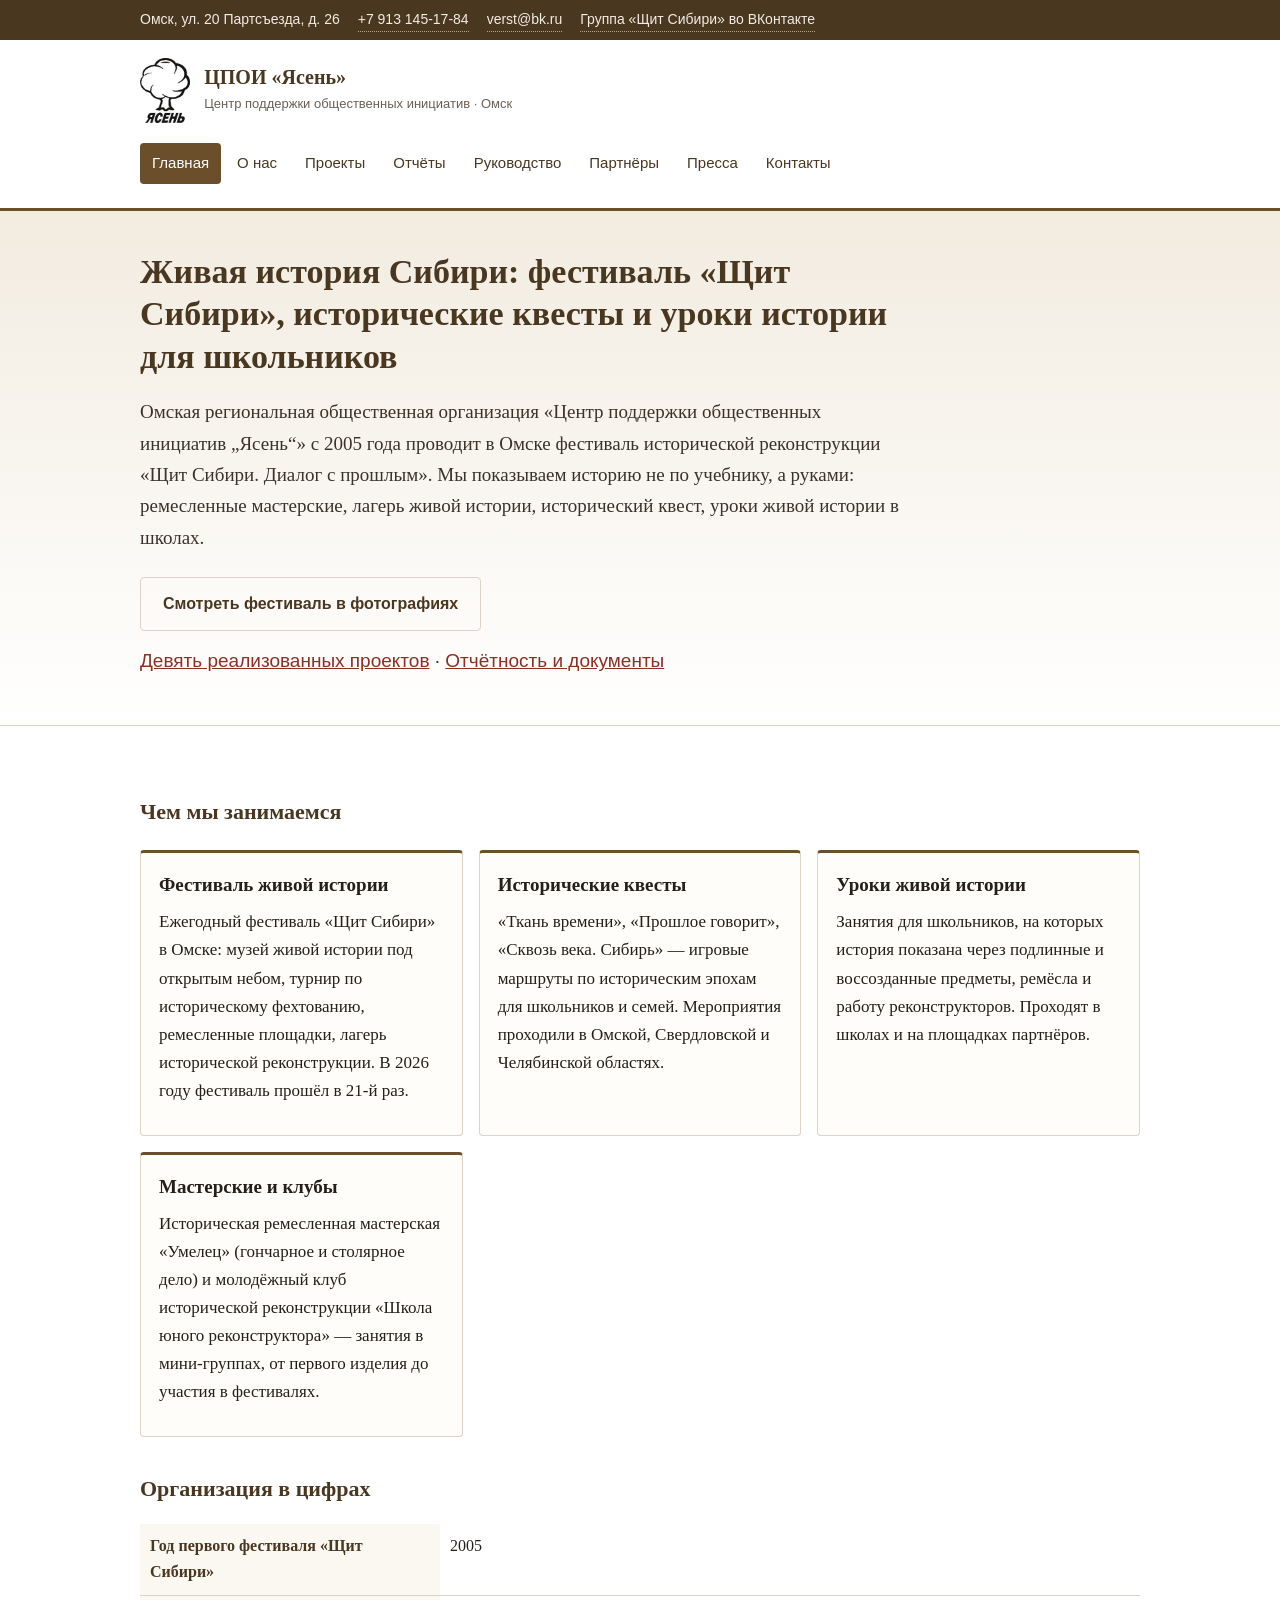
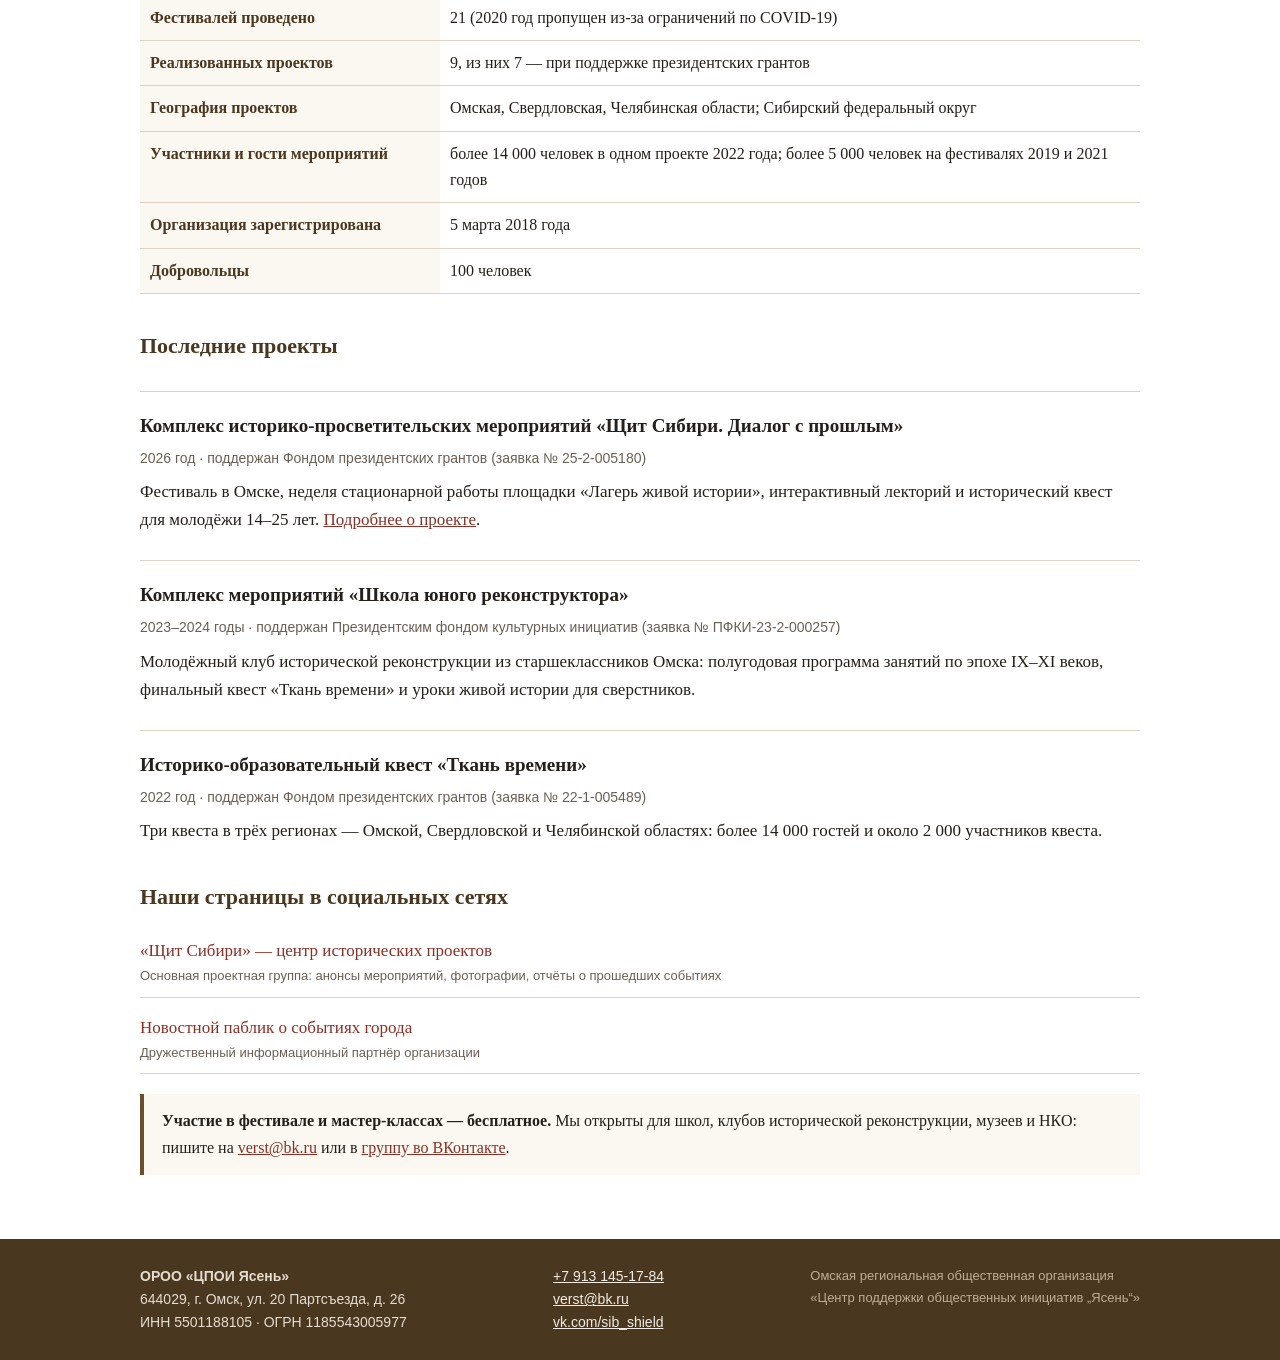
<file: index.html>
<!DOCTYPE html>
<html lang="ru">
<head>
<meta charset="utf-8">
<meta name="viewport" content="width=device-width, initial-scale=1">
<title>ОРОО «ЦПОИ Ясень» — Центр поддержки общественных инициатив, Омск</title>
<meta name="description" content="Омская региональная общественная организация «Центр поддержки общественных инициатив Ясень»: фестиваль живой истории «Щит Сибири», исторические квесты, уроки живой истории и ремесленные мастерские в Омске с 2005 года.">
<link rel="canonical" href="https://jasen55.ru/">
<meta property="og:locale" content="ru_RU">
<meta property="og:site_name" content="ОРОО «ЦПОИ Ясень»">
<meta property="og:type" content="website">
<meta property="og:url" content="https://jasen55.ru/">
<meta property="og:title" content="ОРОО «ЦПОИ Ясень» — Центр поддержки общественных инициатив, Омск">
<meta property="og:description" content="Омская региональная общественная организация «Центр поддержки общественных инициатив Ясень»: фестиваль живой истории «Щит Сибири», исторические квесты, уроки живой истории и ремесленные мастерские в Омске с 2005 года.">
<meta property="og:image" content="https://jasen55.ru/img/fest-1.jpg">
<meta property="og:image:alt" content="Фестиваль «Щит Сибири» в Омске">
<link rel="stylesheet" href="style.css">
</head>
<body>
<a class="skip" href="#content">Перейти к содержанию</a>

<div class="top">
  <div class="wrap">
    <span>Омск, ул. 20 Партсъезда, д. 26</span>
    <a href="tel:+79131451784">+7 913 145-17-84</a>
    <a href="mailto:verst@bk.ru">verst@bk.ru</a>
    <a href="https://vk.com/sib_shield">Группа «Щит Сибири» во ВКонтакте</a>
  </div>
</div>

<header class="site">
  <div class="wrap">
    <div class="brand">
      <img class="mark" src="img/logo.jpg" alt="Логотип ОРОО «ЦПОИ Ясень»" width="50" height="65">
      <div>
        <b>ЦПОИ «Ясень»</b>
        <span>Центр поддержки общественных инициатив · Омск</span>
      </div>
    </div>
    <nav class="main">
      <ul>
        <li><a href="index.html" aria-current="page">Главная</a></li>
        <li><a href="o-nas.html">О нас</a></li>
        <li><a href="proekty.html">Проекты</a></li>
        <li><a href="otchety.html">Отчёты</a></li>
        <li><a href="upravlenie.html">Руководство</a></li>
        <li><a href="partnery.html">Партнёры</a></li>
        <li><a href="pressa.html">Пресса</a></li>
        <li><a href="kontakty.html">Контакты</a></li>
      </ul>
    </nav>
  </div>
</header>

<section class="hero">
  <div class="wrap">
    <h1>Живая история Сибири: фестиваль «Щит Сибири», исторические квесты и уроки истории для школьников</h1>
    <p class="lead">Омская региональная общественная организация «Центр поддержки общественных инициатив „Ясень“» с 2005 года проводит в Омске фестиваль исторической реконструкции «Щит Сибири. Диалог с прошлым». Мы показываем историю не по учебнику, а руками: ремесленные мастерские, лагерь живой истории, исторический квест, уроки живой истории в школах.</p>
    <p class="hero-actions">
      <a class="btn btn-quiet" href="https://vk.com/sib_shield">Смотреть фестиваль в фотографиях</a>
    </p>
    <p class="hero-links"><a href="proekty.html">Девять реализованных проектов</a> · <a href="otchety.html">Отчётность и документы</a></p>
  </div>
</section>

<main id="content">
  <div class="wrap">

    <h2>Чем мы занимаемся</h2>
    <div class="cards">
      <div class="card">
        <h3>Фестиваль живой истории</h3>
        <p>Ежегодный фестиваль «Щит Сибири» в Омске: музей живой истории под открытым небом, турнир по историческому фехтованию, ремесленные площадки, лагерь исторической реконструкции. В 2026 году фестиваль прошёл в 21-й раз.</p>
      </div>
      <div class="card">
        <h3>Исторические квесты</h3>
        <p>«Ткань времени», «Прошлое говорит», «Сквозь века. Сибирь» — игровые маршруты по историческим эпохам для школьников и семей. Мероприятия проходили в Омской, Свердловской и Челябинской областях.</p>
      </div>
      <div class="card">
        <h3>Уроки живой истории</h3>
        <p>Занятия для школьников, на которых история показана через подлинные и воссозданные предметы, ремёсла и работу реконструкторов. Проходят в школах и на площадках партнёров.</p>
      </div>
      <div class="card">
        <h3>Мастерские и клубы</h3>
        <p>Историческая ремесленная мастерская «Умелец» (гончарное и столярное дело) и молодёжный клуб исторической реконструкции «Школа юного реконструктора» — занятия в мини-группах, от первого изделия до участия в фестивалях.</p>
      </div>
    </div>

    <h2>Организация в цифрах</h2>
    <table class="facts">
      <tr><th scope="row">Год первого фестиваля «Щит Сибири»</th><td>2005</td></tr>
      <tr><th scope="row">Фестивалей проведено</th><td>21 (2020 год пропущен из-за ограничений по COVID-19)</td></tr>
      <tr><th scope="row">Реализованных проектов</th><td>9, из них 7 — при поддержке президентских грантов</td></tr>
      <tr><th scope="row">География проектов</th><td>Омская, Свердловская, Челябинская области; Сибирский федеральный округ</td></tr>
      <tr><th scope="row">Участники и гости мероприятий</th><td>более 14 000 человек в одном проекте 2022 года; более 5 000 человек на фестивалях 2019 и 2021 годов</td></tr>
      <tr><th scope="row">Организация зарегистрирована</th><td>5 марта 2018 года</td></tr>
      <tr><th scope="row">Добровольцы</th><td>100 человек</td></tr>
    </table>

    <h2>Последние проекты</h2>

    <div class="project">
      <h3>Комплекс историко-просветительских мероприятий «Щит Сибири. Диалог с прошлым»</h3>
      <div class="meta">2026 год · поддержан Фондом президентских грантов (заявка № 25-2-005180)</div>
      <p>Фестиваль в Омске, неделя стационарной работы площадки «Лагерь живой истории», интерактивный лекторий и исторический квест для молодёжи 14–25 лет. <a href="proekty.html">Подробнее о проекте</a>.</p>
    </div>

    <div class="project">
      <h3>Комплекс мероприятий «Школа юного реконструктора»</h3>
      <div class="meta">2023–2024 годы · поддержан Президентским фондом культурных инициатив (заявка № ПФКИ-23-2-000257)</div>
      <p>Молодёжный клуб исторической реконструкции из старшеклассников Омска: полугодовая программа занятий по эпохе IX–XI веков, финальный квест «Ткань времени» и уроки живой истории для сверстников.</p>
    </div>

    <div class="project">
      <h3>Историко-образовательный квест «Ткань времени»</h3>
      <div class="meta">2022 год · поддержан Фондом президентских грантов (заявка № 22-1-005489)</div>
      <p>Три квеста в трёх регионах — Омской, Свердловской и Челябинской областях: более 14 000 гостей и около 2 000 участников квеста.</p>
    </div>

    <h2>Наши страницы в социальных сетях</h2>
    <ul class="links">
      <li><a href="https://vk.com/sib_shield">«Щит Сибири» — центр исторических проектов</a><span class="src">Основная проектная группа: анонсы мероприятий, фотографии, отчёты о прошедших событиях</span></li>
      <li><a href="https://vk.com/hobbyomsk">Новостной паблик о событиях города</a><span class="src">Дружественный информационный партнёр организации</span></li>
    </ul>

    <div class="note">
      <b>Участие в фестивале и мастер-классах — бесплатное.</b> Мы открыты для школ, клубов исторической реконструкции, музеев и НКО: пишите на <a href="mailto:verst@bk.ru">verst@bk.ru</a> или в <a href="https://vk.com/sib_shield">группу во ВКонтакте</a>.
    </div>

  </div>
</main>

<footer class="site">
  <div class="wrap">
    <div>
      <b>ОРОО «ЦПОИ Ясень»</b><br>
      644029, г. Омск, ул. 20 Партсъезда, д. 26<br>
      ИНН 5501188105 · ОГРН 1185543005977
    </div>
    <div>
      <a href="tel:+79131451784">+7 913 145-17-84</a><br>
      <a href="mailto:verst@bk.ru">verst@bk.ru</a><br>
      <a href="https://vk.com/sib_shield">vk.com/sib_shield</a>
    </div>
    <div class="small">
      Омская региональная общественная организация<br>
      «Центр поддержки общественных инициатив „Ясень“»
    </div>
  </div>
</footer>

</body>
</html>
</file>
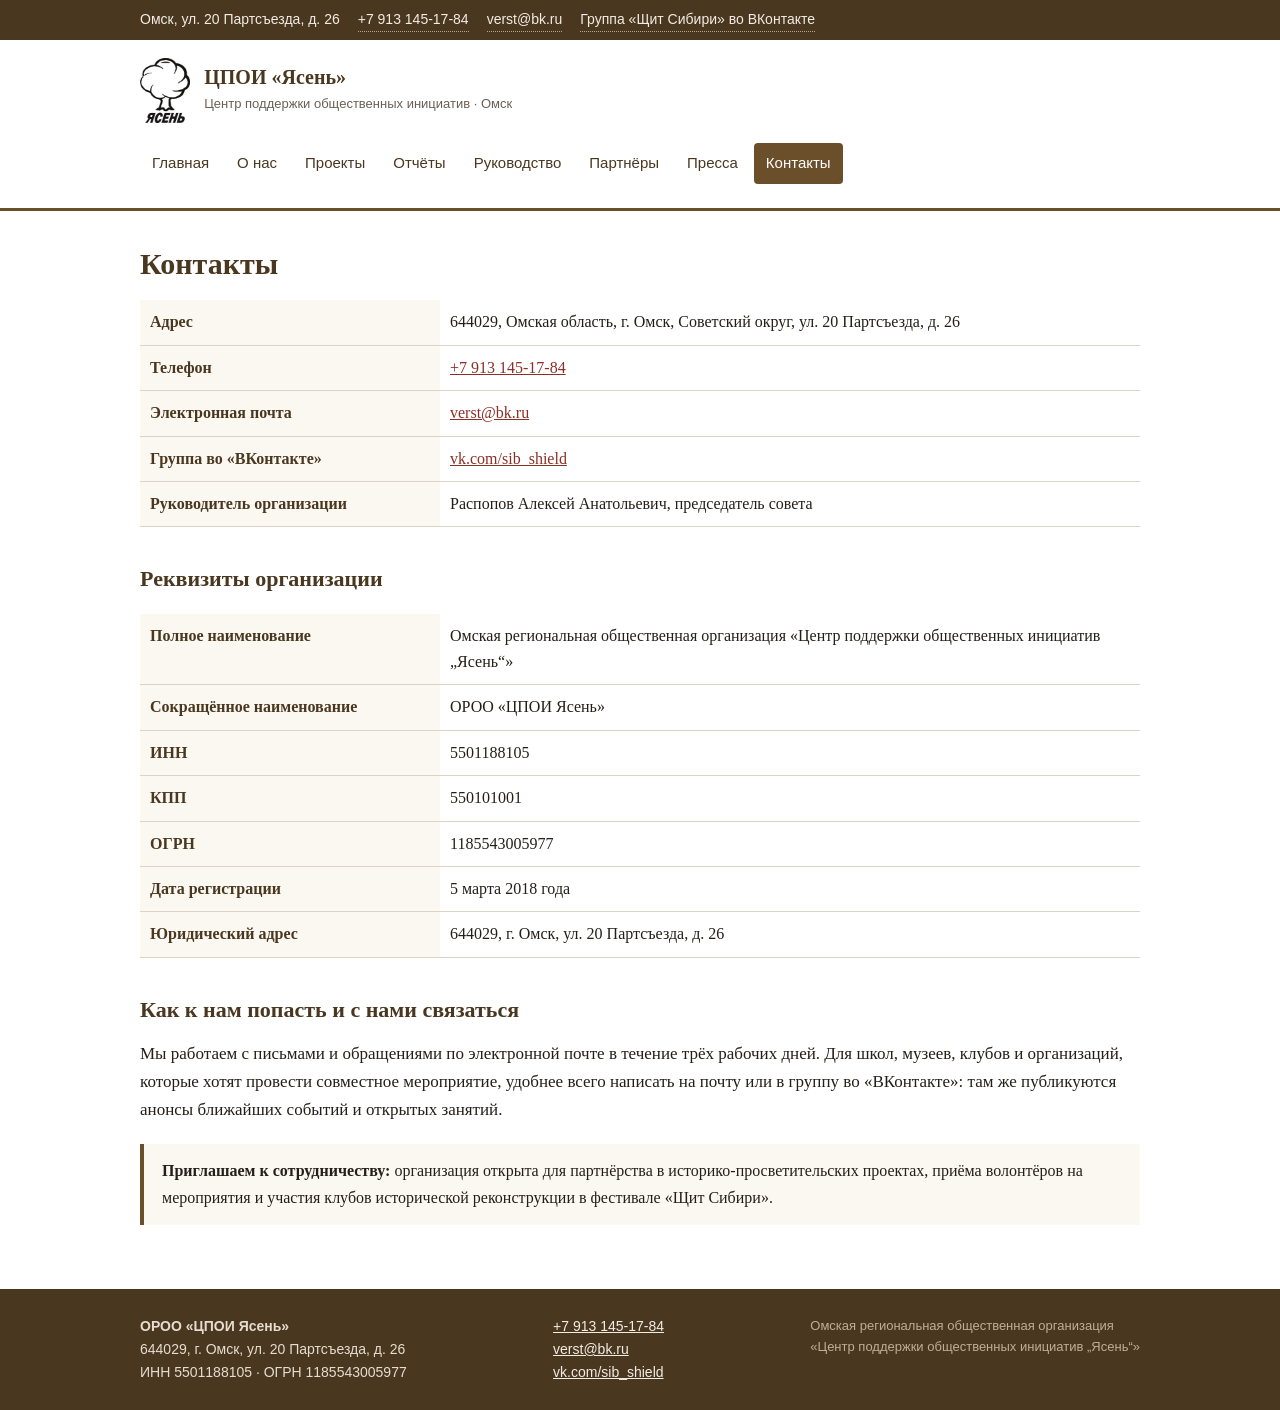
<file: kontakty.html>
﻿<!DOCTYPE html>
<html lang="ru">
<head>
<meta charset="utf-8">
<meta name="viewport" content="width=device-width, initial-scale=1">
<title>Контакты и реквизиты — ОРОО «ЦПОИ Ясень», Омск</title>
<meta name="description" content="Контакты и реквизиты омской организации «Центр поддержки общественных инициатив Ясень»: адрес, телефон, электронная почта, ИНН, ОГРН, КПП.">
<link rel="canonical" href="https://jasen55.ru/kontakty.html">
<meta property="og:locale" content="ru_RU">
<meta property="og:site_name" content="ОРОО «ЦПОИ Ясень»">
<meta property="og:type" content="website">
<meta property="og:url" content="https://jasen55.ru/kontakty.html">
<meta property="og:title" content="Контакты и реквизиты — ОРОО «ЦПОИ Ясень», Омск">
<meta property="og:description" content="Контакты и реквизиты омской организации «Центр поддержки общественных инициатив Ясень»: адрес, телефон, электронная почта, ИНН, ОГРН, КПП.">
<meta property="og:image" content="https://jasen55.ru/img/fest-2.jpg">
<meta property="og:image:alt" content="Турнир по историческому фехтованию">
<link rel="stylesheet" href="style.css">
</head>
<body>
<a class="skip" href="#content">Перейти к содержанию</a>

<div class="top">
  <div class="wrap">
    <span>Омск, ул. 20 Партсъезда, д. 26</span>
    <a href="tel:+79131451784">+7 913 145-17-84</a>
    <a href="mailto:verst@bk.ru">verst@bk.ru</a>
    <a href="https://vk.com/sib_shield">Группа «Щит Сибири» во ВКонтакте</a>
  </div>
</div>

<header class="site">
  <div class="wrap">
    <div class="brand">
      <img class="mark" src="img/logo.jpg" alt="Логотип ОРОО «ЦПОИ Ясень»" width="50" height="65">
      <div>
        <b>ЦПОИ «Ясень»</b>
        <span>Центр поддержки общественных инициатив · Омск</span>
      </div>
    </div>
    <nav class="main">
      <ul>
        <li><a href="index.html">Главная</a></li>
        <li><a href="o-nas.html">О нас</a></li>
        <li><a href="proekty.html">Проекты</a></li>
        <li><a href="otchety.html">Отчёты</a></li>
        <li><a href="upravlenie.html">Руководство</a></li>
        <li><a href="partnery.html">Партнёры</a></li>
        <li><a href="pressa.html">Пресса</a></li>
        <li><a href="kontakty.html" aria-current="page">Контакты</a></li>
      </ul>
    </nav>
  </div>
</header>

<main id="content">
  <div class="wrap">

    <h1>Контакты</h1>

    <table class="facts">
      <tr><th scope="row">Адрес</th><td>644029, Омская область, г. Омск, Советский округ, ул. 20 Партсъезда, д. 26</td></tr>
      <tr><th scope="row">Телефон</th><td><a href="tel:+79131451784">+7 913 145-17-84</a></td></tr>
      <tr><th scope="row">Электронная почта</th><td><a href="mailto:verst@bk.ru">verst@bk.ru</a></td></tr>
      <tr><th scope="row">Группа во «ВКонтакте»</th><td><a href="https://vk.com/sib_shield">vk.com/sib_shield</a></td></tr>
      <tr><th scope="row">Руководитель организации</th><td>Распопов Алексей Анатольевич, председатель совета</td></tr>
    </table>

    <h2>Реквизиты организации</h2>
    <table class="facts">
      <tr><th scope="row">Полное наименование</th><td>Омская региональная общественная организация «Центр поддержки общественных инициатив „Ясень“»</td></tr>
      <tr><th scope="row">Сокращённое наименование</th><td>ОРОО «ЦПОИ Ясень»</td></tr>
      <tr><th scope="row">ИНН</th><td>5501188105</td></tr>
      <tr><th scope="row">КПП</th><td>550101001</td></tr>
      <tr><th scope="row">ОГРН</th><td>1185543005977</td></tr>
      <tr><th scope="row">Дата регистрации</th><td>5 марта 2018 года</td></tr>
      <tr><th scope="row">Юридический адрес</th><td>644029, г. Омск, ул. 20 Партсъезда, д. 26</td></tr>
    </table>

    <h2>Как к нам попасть и с нами связаться</h2>
    <p>Мы работаем с письмами и обращениями по электронной почте в течение трёх рабочих дней. Для школ, музеев, клубов и организаций, которые хотят провести совместное мероприятие, удобнее всего написать на почту или в группу во «ВКонтакте»: там же публикуются анонсы ближайших событий и открытых занятий.</p>

    <div class="note">
      <b>Приглашаем к сотрудничеству:</b> организация открыта для партнёрства в историко-просветительских проектах, приёма волонтёров на мероприятия и участия клубов исторической реконструкции в фестивале «Щит Сибири».
    </div>

  </div>
</main>

<footer class="site">
  <div class="wrap">
    <div>
      <b>ОРОО «ЦПОИ Ясень»</b><br>
      644029, г. Омск, ул. 20 Партсъезда, д. 26<br>
      ИНН 5501188105 · ОГРН 1185543005977
    </div>
    <div>
      <a href="tel:+79131451784">+7 913 145-17-84</a><br>
      <a href="mailto:verst@bk.ru">verst@bk.ru</a><br>
      <a href="https://vk.com/sib_shield">vk.com/sib_shield</a>
    </div>
    <div class="small">
      Омская региональная общественная организация<br>
      «Центр поддержки общественных инициатив „Ясень“»
    </div>
  </div>
</footer>

</body>
</html>
</file>
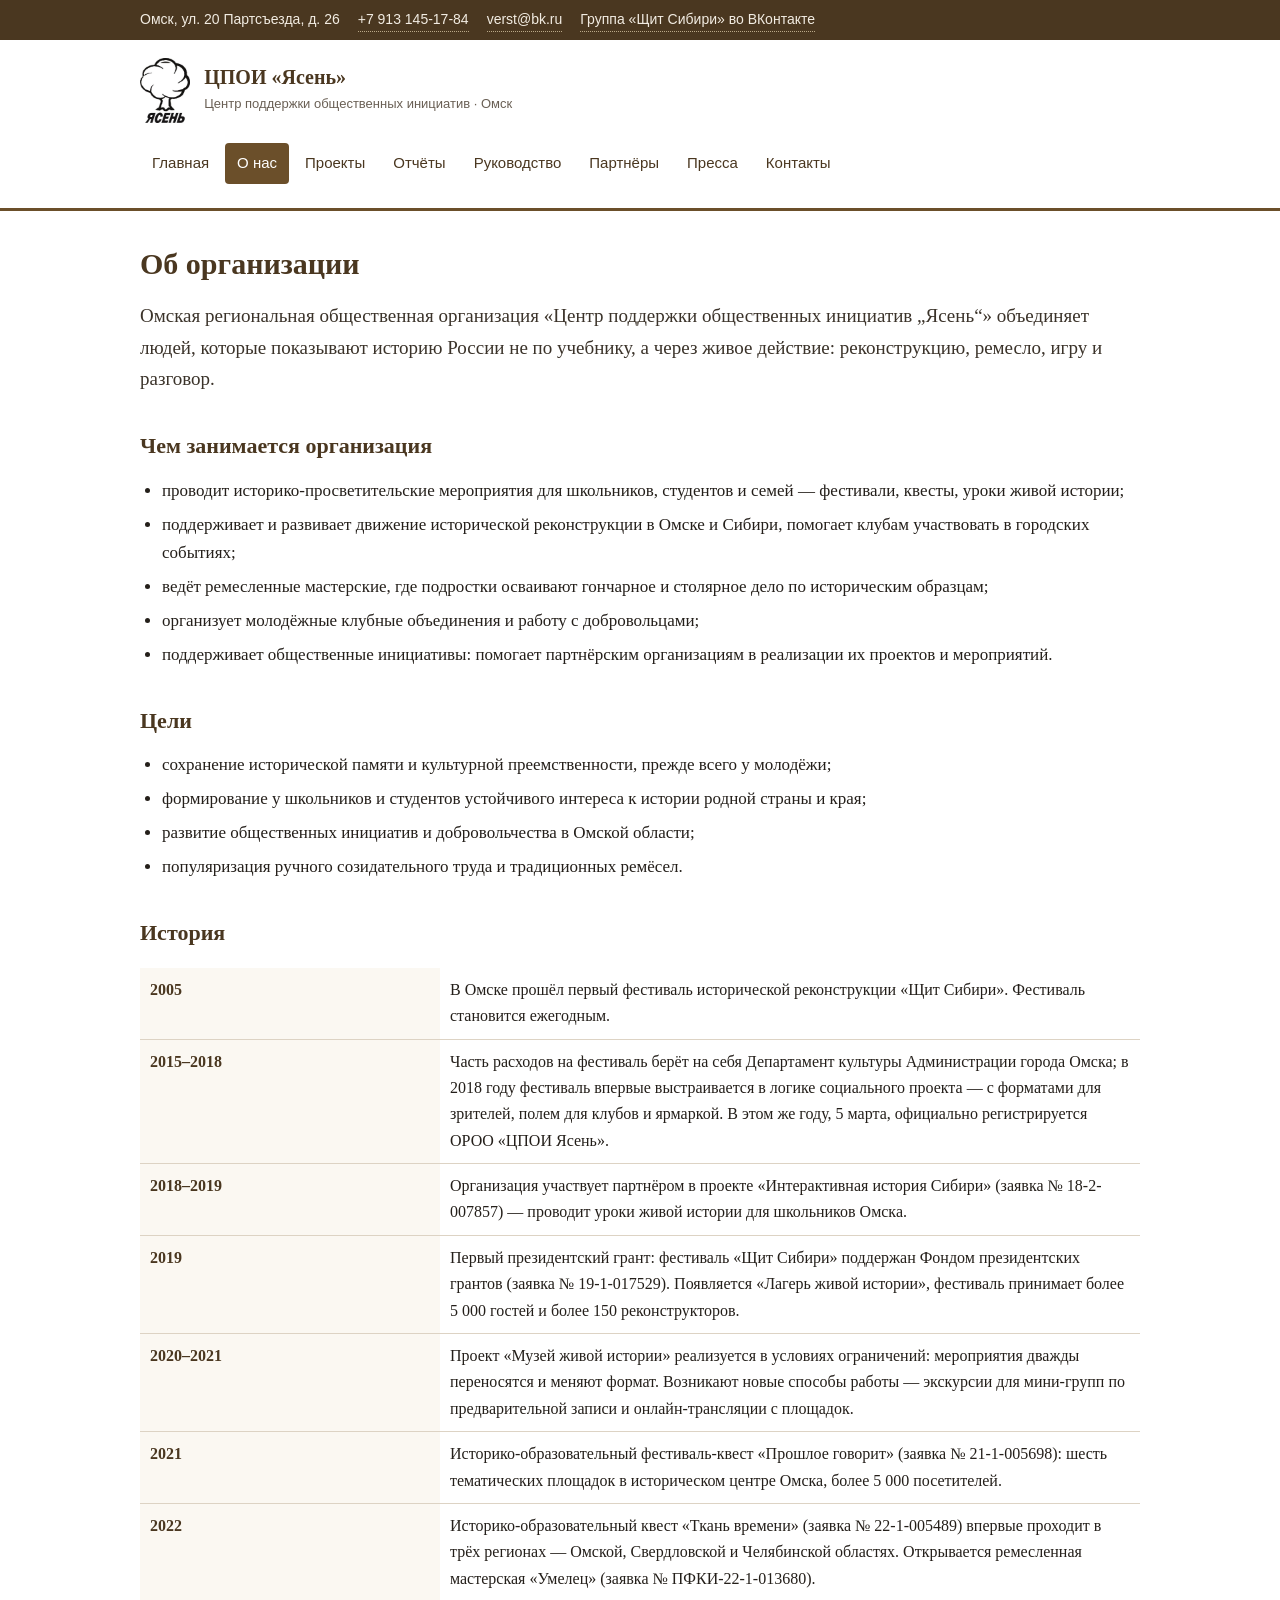
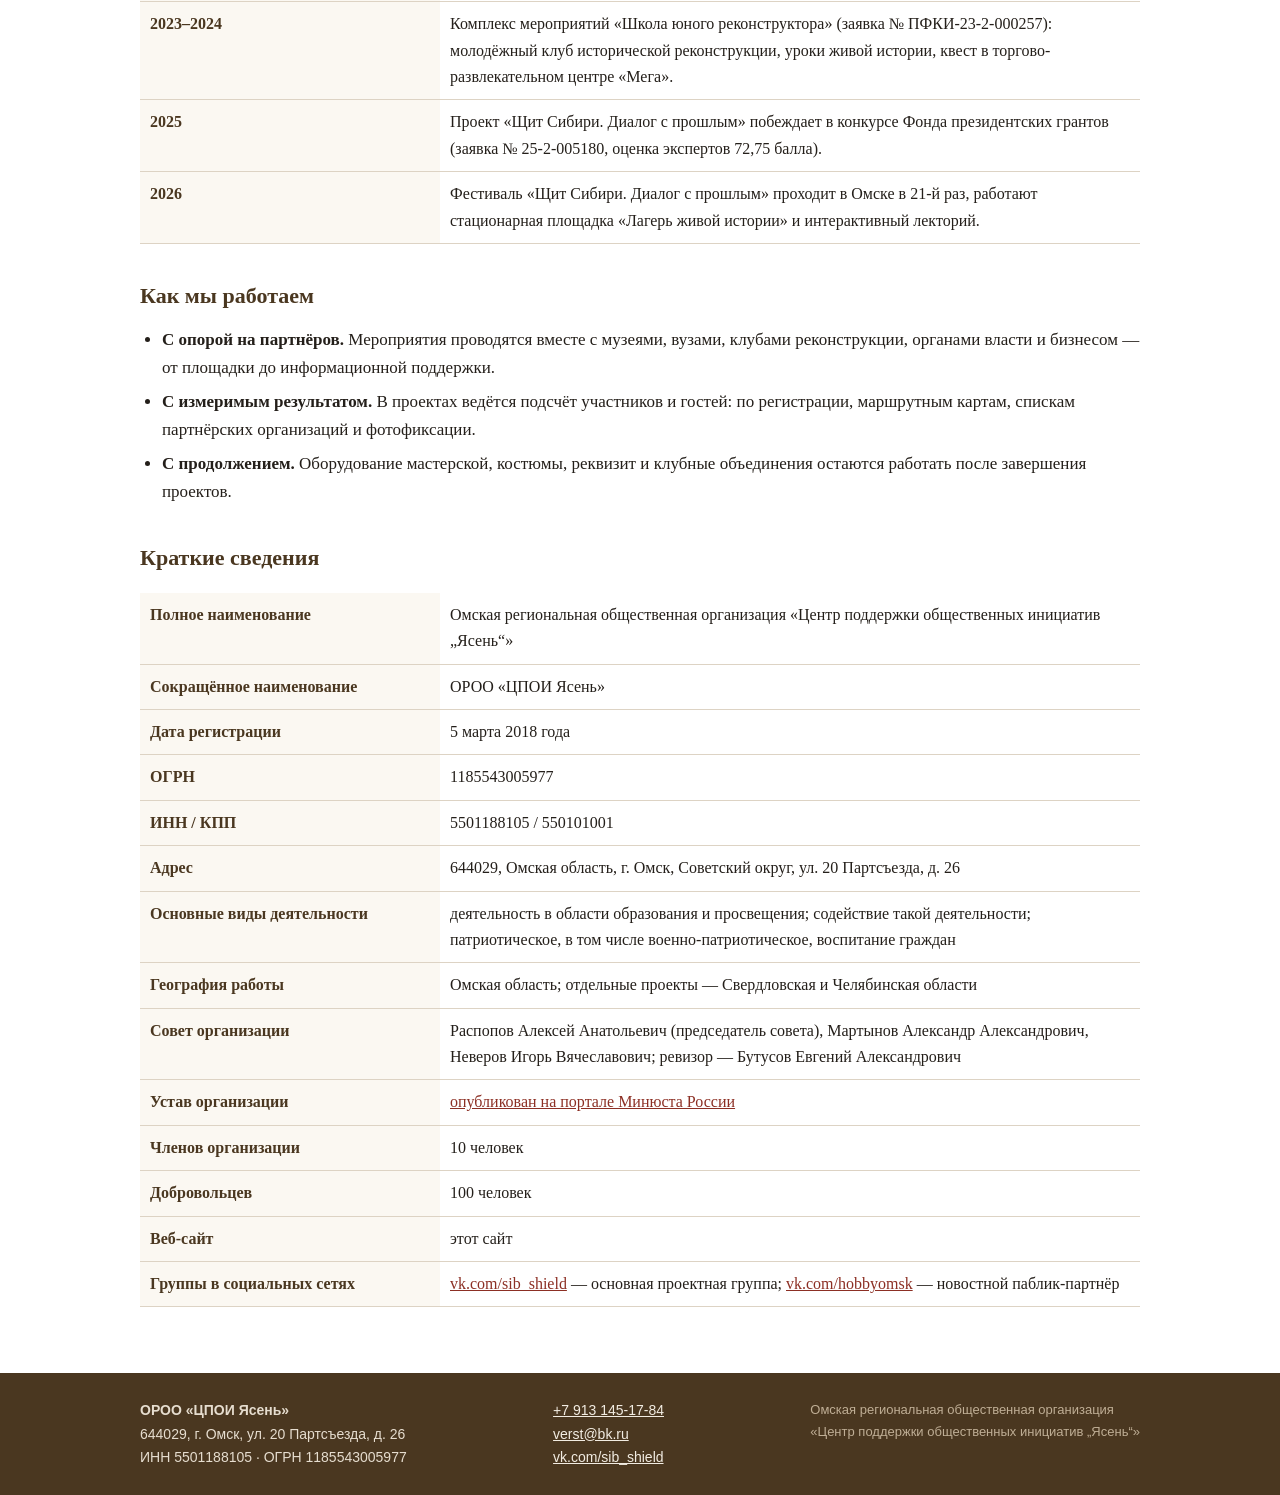
<file: o-nas.html>
<!DOCTYPE html>
<html lang="ru">
<head>
<meta charset="utf-8">
<meta name="viewport" content="width=device-width, initial-scale=1">
<title>О нас — ОРОО «ЦПОИ Ясень», Омск</title>
<meta name="description" content="Омская региональная общественная организация «Центр поддержки общественных инициатив Ясень»: цели, направления работы, история с 2005 года, реквизиты организации.">
<link rel="canonical" href="https://jasen55.ru/o-nas.html">
<meta property="og:locale" content="ru_RU">
<meta property="og:site_name" content="ОРОО «ЦПОИ Ясень»">
<meta property="og:type" content="website">
<meta property="og:url" content="https://jasen55.ru/o-nas.html">
<meta property="og:title" content="О нас — ОРОО «ЦПОИ Ясень», Омск">
<meta property="og:description" content="Омская региональная общественная организация «Центр поддержки общественных инициатив Ясень»: цели, направления работы, история с 2005 года, реквизиты организации.">
<meta property="og:image" content="https://jasen55.ru/img/lager.jpg">
<meta property="og:image:alt" content="Лагерь живой истории">
<link rel="stylesheet" href="style.css">
</head>
<body>
<a class="skip" href="#content">Перейти к содержанию</a>

<div class="top">
  <div class="wrap">
    <span>Омск, ул. 20 Партсъезда, д. 26</span>
    <a href="tel:+79131451784">+7 913 145-17-84</a>
    <a href="mailto:verst@bk.ru">verst@bk.ru</a>
    <a href="https://vk.com/sib_shield">Группа «Щит Сибири» во ВКонтакте</a>
  </div>
</div>

<header class="site">
  <div class="wrap">
    <div class="brand">
      <img class="mark" src="img/logo.jpg" alt="Логотип ОРОО «ЦПОИ Ясень»" width="50" height="65">
      <div>
        <b>ЦПОИ «Ясень»</b>
        <span>Центр поддержки общественных инициатив · Омск</span>
      </div>
    </div>
    <nav class="main">
      <ul>
        <li><a href="index.html">Главная</a></li>
        <li><a href="o-nas.html" aria-current="page">О нас</a></li>
        <li><a href="proekty.html">Проекты</a></li>
        <li><a href="otchety.html">Отчёты</a></li>
        <li><a href="upravlenie.html">Руководство</a></li>
        <li><a href="partnery.html">Партнёры</a></li>
        <li><a href="pressa.html">Пресса</a></li>
        <li><a href="kontakty.html">Контакты</a></li>
      </ul>
    </nav>
  </div>
</header>

<main id="content">
  <div class="wrap">

    <h1>Об организации</h1>

    <p class="lead">Омская региональная общественная организация «Центр поддержки общественных инициатив „Ясень“» объединяет людей, которые показывают историю России не по учебнику, а через живое действие: реконструкцию, ремесло, игру и разговор.</p>

    <h2>Чем занимается организация</h2>
    <ul>
      <li>проводит историко-просветительские мероприятия для школьников, студентов и семей — фестивали, квесты, уроки живой истории;</li>
      <li>поддерживает и развивает движение исторической реконструкции в Омске и Сибири, помогает клубам участвовать в городских событиях;</li>
      <li>ведёт ремесленные мастерские, где подростки осваивают гончарное и столярное дело по историческим образцам;</li>
      <li>организует молодёжные клубные объединения и работу с добровольцами;</li>
      <li>поддерживает общественные инициативы: помогает партнёрским организациям в реализации их проектов и мероприятий.</li>
    </ul>

    <h2>Цели</h2>
    <ul>
      <li>сохранение исторической памяти и культурной преемственности, прежде всего у молодёжи;</li>
      <li>формирование у школьников и студентов устойчивого интереса к истории родной страны и края;</li>
      <li>развитие общественных инициатив и добровольчества в Омской области;</li>
      <li>популяризация ручного созидательного труда и традиционных ремёсел.</li>
    </ul>

    <h2>История</h2>
    <table class="facts">
      <tr><th scope="row">2005</th><td>В Омске прошёл первый фестиваль исторической реконструкции «Щит Сибири». Фестиваль становится ежегодным.</td></tr>
      <tr><th scope="row">2015–2018</th><td>Часть расходов на фестиваль берёт на себя Департамент культуры Администрации города Омска; в 2018 году фестиваль впервые выстраивается в логике социального проекта — с форматами для зрителей, полем для клубов и ярмаркой. В этом же году, 5 марта, официально регистрируется ОРОО «ЦПОИ Ясень».</td></tr>
      <tr><th scope="row">2018–2019</th><td>Организация участвует партнёром в проекте «Интерактивная история Сибири» (заявка № 18-2-007857) — проводит уроки живой истории для школьников Омска.</td></tr>
      <tr><th scope="row">2019</th><td>Первый президентский грант: фестиваль «Щит Сибири» поддержан Фондом президентских грантов (заявка № 19-1-017529). Появляется «Лагерь живой истории», фестиваль принимает более 5 000 гостей и более 150 реконструкторов.</td></tr>
      <tr><th scope="row">2020–2021</th><td>Проект «Музей живой истории» реализуется в условиях ограничений: мероприятия дважды переносятся и меняют формат. Возникают новые способы работы — экскурсии для мини-групп по предварительной записи и онлайн-трансляции с площадок.</td></tr>
      <tr><th scope="row">2021</th><td>Историко-образовательный фестиваль-квест «Прошлое говорит» (заявка № 21-1-005698): шесть тематических площадок в историческом центре Омска, более 5 000 посетителей.</td></tr>
      <tr><th scope="row">2022</th><td>Историко-образовательный квест «Ткань времени» (заявка № 22-1-005489) впервые проходит в трёх регионах — Омской, Свердловской и Челябинской областях. Открывается ремесленная мастерская «Умелец» (заявка № ПФКИ-22-1-013680).</td></tr>
      <tr><th scope="row">2023–2024</th><td>Комплекс мероприятий «Школа юного реконструктора» (заявка № ПФКИ-23-2-000257): молодёжный клуб исторической реконструкции, уроки живой истории, квест в торгово-развлекательном центре «Мега».</td></tr>
      <tr><th scope="row">2025</th><td>Проект «Щит Сибири. Диалог с прошлым» побеждает в конкурсе Фонда президентских грантов (заявка № 25-2-005180, оценка экспертов 72,75 балла).</td></tr>
      <tr><th scope="row">2026</th><td>Фестиваль «Щит Сибири. Диалог с прошлым» проходит в Омске в 21-й раз, работают стационарная площадка «Лагерь живой истории» и интерактивный лекторий.</td></tr>
    </table>

    <h2>Как мы работаем</h2>
    <ul>
      <li><b>С опорой на партнёров.</b> Мероприятия проводятся вместе с музеями, вузами, клубами реконструкции, органами власти и бизнесом — от площадки до информационной поддержки.</li>
      <li><b>С измеримым результатом.</b> В проектах ведётся подсчёт участников и гостей: по регистрации, маршрутным картам, спискам партнёрских организаций и фотофиксации.</li>
      <li><b>С продолжением.</b> Оборудование мастерской, костюмы, реквизит и клубные объединения остаются работать после завершения проектов.</li>
    </ul>

    <h2>Краткие сведения</h2>
    <table class="facts">
      <tr><th scope="row">Полное наименование</th><td>Омская региональная общественная организация «Центр поддержки общественных инициатив „Ясень“»</td></tr>
      <tr><th scope="row">Сокращённое наименование</th><td>ОРОО «ЦПОИ Ясень»</td></tr>
      <tr><th scope="row">Дата регистрации</th><td>5 марта 2018 года</td></tr>
      <tr><th scope="row">ОГРН</th><td>1185543005977</td></tr>
      <tr><th scope="row">ИНН / КПП</th><td>5501188105 / 550101001</td></tr>
      <tr><th scope="row">Адрес</th><td>644029, Омская область, г. Омск, Советский округ, ул. 20 Партсъезда, д. 26</td></tr>
      <tr><th scope="row">Основные виды деятельности</th><td>деятельность в области образования и просвещения; содействие такой деятельности; патриотическое, в том числе военно-патриотическое, воспитание граждан</td></tr>
      <tr><th scope="row">География работы</th><td>Омская область; отдельные проекты — Свердловская и Челябинская области</td></tr>
      <tr><th scope="row">Совет организации</th><td>Распопов Алексей Анатольевич (председатель совета), Мартынов Александр Александрович, Неверов Игорь Вячеславович; ревизор — Бутусов Евгений Александрович</td></tr>
      <tr><th scope="row">Устав организации</th><td><a href="https://nco.minjust.gov.ru/api/public/charter/e16a83b0-a96d-4aed-a73a-731caeb3353c">опубликован на портале Минюста России</a></td></tr>
      <tr><th scope="row">Членов организации</th><td>10 человек</td></tr>
      <tr><th scope="row">Добровольцев</th><td>100 человек</td></tr>
      <tr><th scope="row">Веб-сайт</th><td>этот сайт</td></tr>
      <tr><th scope="row">Группы в социальных сетях</th><td><a href="https://vk.com/sib_shield">vk.com/sib_shield</a> — основная проектная группа; <a href="https://vk.com/hobbyomsk">vk.com/hobbyomsk</a> — новостной паблик-партнёр</td></tr>
    </table>

  </div>
</main>

<footer class="site">
  <div class="wrap">
    <div>
      <b>ОРОО «ЦПОИ Ясень»</b><br>
      644029, г. Омск, ул. 20 Партсъезда, д. 26<br>
      ИНН 5501188105 · ОГРН 1185543005977
    </div>
    <div>
      <a href="tel:+79131451784">+7 913 145-17-84</a><br>
      <a href="mailto:verst@bk.ru">verst@bk.ru</a><br>
      <a href="https://vk.com/sib_shield">vk.com/sib_shield</a>
    </div>
    <div class="small">
      Омская региональная общественная организация<br>
      «Центр поддержки общественных инициатив „Ясень“»
    </div>
  </div>
</footer>

</body>
</html>
</file>
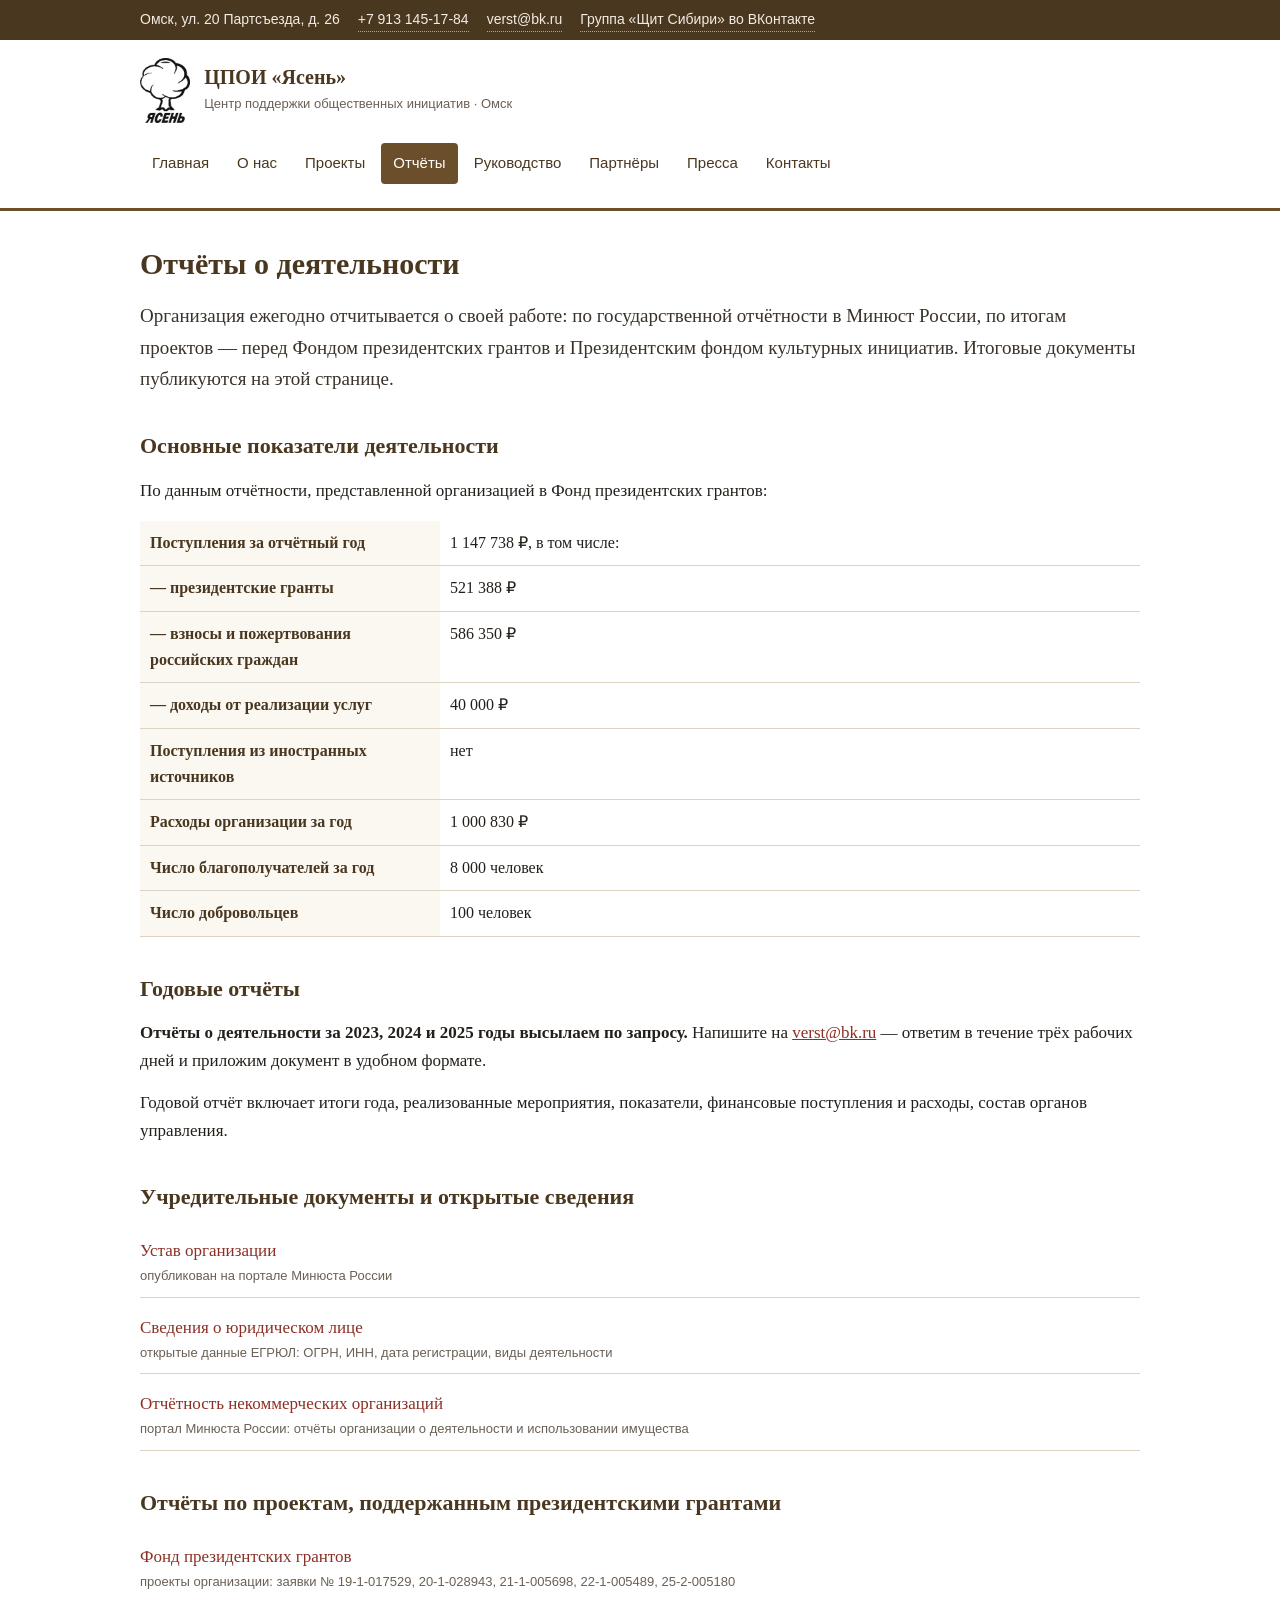
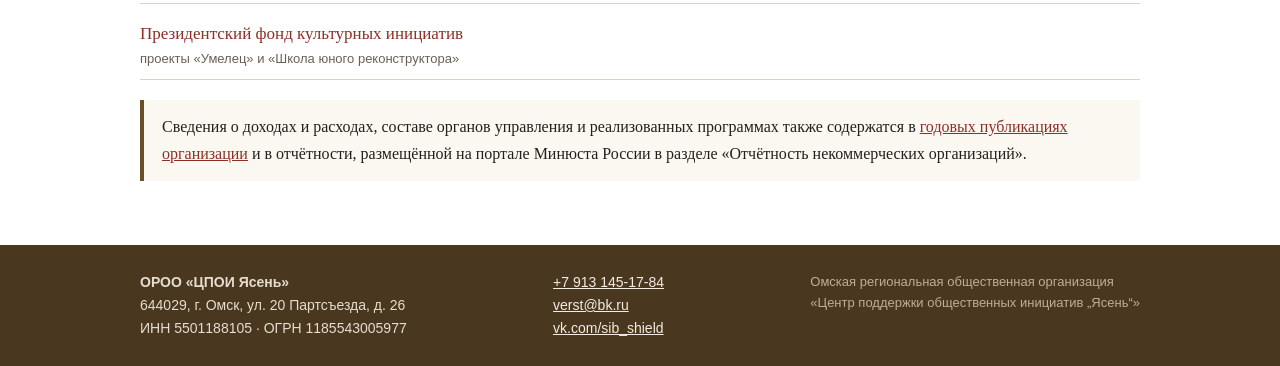
<file: otchety.html>
<!DOCTYPE html>
<html lang="ru">
<head>
<meta charset="utf-8">
<meta name="viewport" content="width=device-width, initial-scale=1">
<title>Отчёты о деятельности — ОРОО «ЦПОИ Ясень»</title>
<meta name="description" content="Годовые отчёты и показатели деятельности омской организации «ЦПОИ Ясень»: доходы и расходы, отчёты по проектам, поддержанным Фондом президентских грантов и Президентским фондом культурных инициатив.">
<link rel="canonical" href="https://jasen55.ru/otchety.html">
<meta property="og:locale" content="ru_RU">
<meta property="og:site_name" content="ОРОО «ЦПОИ Ясень»">
<meta property="og:type" content="website">
<meta property="og:url" content="https://jasen55.ru/otchety.html">
<meta property="og:title" content="Отчёты о деятельности — ОРОО «ЦПОИ Ясень»">
<meta property="og:description" content="Годовые отчёты и показатели деятельности омской организации «ЦПОИ Ясень»: доходы и расходы, отчёты по проектам, поддержанным Фондом президентских грантов и Президентским фондом культурных инициатив.">
<meta property="og:image" content="https://jasen55.ru/img/shkola.jpg">
<meta property="og:image:alt" content="Школа юного реконструктора">
<link rel="stylesheet" href="style.css">
</head>
<body>
<a class="skip" href="#content">Перейти к содержанию</a>

<div class="top">
  <div class="wrap">
    <span>Омск, ул. 20 Партсъезда, д. 26</span>
    <a href="tel:+79131451784">+7 913 145-17-84</a>
    <a href="mailto:verst@bk.ru">verst@bk.ru</a>
    <a href="https://vk.com/sib_shield">Группа «Щит Сибири» во ВКонтакте</a>
  </div>
</div>

<header class="site">
  <div class="wrap">
    <div class="brand">
      <img class="mark" src="img/logo.jpg" alt="Логотип ОРОО «ЦПОИ Ясень»" width="50" height="65">
      <div>
        <b>ЦПОИ «Ясень»</b>
        <span>Центр поддержки общественных инициатив · Омск</span>
      </div>
    </div>
    <nav class="main">
      <ul>
        <li><a href="index.html">Главная</a></li>
        <li><a href="o-nas.html">О нас</a></li>
        <li><a href="proekty.html">Проекты</a></li>
        <li><a href="otchety.html" aria-current="page">Отчёты</a></li>
        <li><a href="upravlenie.html">Руководство</a></li>
        <li><a href="partnery.html">Партнёры</a></li>
        <li><a href="pressa.html">Пресса</a></li>
        <li><a href="kontakty.html">Контакты</a></li>
      </ul>
    </nav>
  </div>
</header>

<main id="content">
  <div class="wrap">

    <h1>Отчёты о деятельности</h1>
    <p class="lead">Организация ежегодно отчитывается о своей работе: по государственной отчётности в Минюст России, по итогам проектов — перед Фондом президентских грантов и Президентским фондом культурных инициатив. Итоговые документы публикуются на этой странице.</p>

    <h2>Основные показатели деятельности</h2>
    <p>По данным отчётности, представленной организацией в Фонд президентских грантов:</p>
    <table class="facts">
      <tr><th scope="row">Поступления за отчётный год</th><td>1 147 738 ₽, в том числе:</td></tr>
      <tr><th scope="row">— президентские гранты</th><td>521 388 ₽</td></tr>
      <tr><th scope="row">— взносы и пожертвования российских граждан</th><td>586 350 ₽</td></tr>
      <tr><th scope="row">— доходы от реализации услуг</th><td>40 000 ₽</td></tr>
      <tr><th scope="row">Поступления из иностранных источников</th><td>нет</td></tr>
      <tr><th scope="row">Расходы организации за год</th><td>1 000 830 ₽</td></tr>
      <tr><th scope="row">Число благополучателей за год</th><td>8 000 человек</td></tr>
      <tr><th scope="row">Число добровольцев</th><td>100 человек</td></tr>
    </table>

    <h2>Годовые отчёты</h2>
    <p><b>Отчёты о деятельности за 2023, 2024 и 2025 годы высылаем по запросу.</b> Напишите на <a href="mailto:verst@bk.ru?subject=Запрос отчёта о деятельности">verst@bk.ru</a> — ответим в течение трёх рабочих дней и приложим документ в удобном формате.</p>
    <p>Годовой отчёт включает итоги года, реализованные мероприятия, показатели, финансовые поступления и расходы, состав органов управления.</p>

    <h2>Учредительные документы и открытые сведения</h2>
    <ul class="links">
      <li><a href="https://nco.minjust.gov.ru/api/public/charter/e16a83b0-a96d-4aed-a73a-731caeb3353c">Устав организации</a><span class="src">опубликован на портале Минюста России</span></li>
      <li><a href="https://www.rusprofile.ru/id/11360354">Сведения о юридическом лице</a><span class="src">открытые данные ЕГРЮЛ: ОГРН, ИНН, дата регистрации, виды деятельности</span></li>
      <li><a href="https://nco.minjust.gov.ru/">Отчётность некоммерческих организаций</a><span class="src">портал Минюста России: отчёты организации о деятельности и использовании имущества</span></li>
    </ul>

    <h2>Отчёты по проектам, поддержанным президентскими грантами</h2>
    <ul class="links">
      <li><a href="https://xn--80afcdbalict6afooklqi5o.xn--p1ai/">Фонд президентских грантов</a><span class="src">проекты организации: заявки № 19-1-017529, 20-1-028943, 21-1-005698, 22-1-005489, 25-2-005180</span></li>
      <li><a href="https://xn--80afcdbalict6afooklqi5o.xn--p1ai/">Президентский фонд культурных инициатив</a><span class="src">проекты «Умелец» и «Школа юного реконструктора»</span></li>
    </ul>

    <div class="note">
      Сведения о доходах и расходах, составе органов управления и реализованных программах также содержатся в <a href="https://vk.com/sib_shield">годовых публикациях организации</a> и в отчётности, размещённой на портале Минюста России в разделе «Отчётность некоммерческих организаций».
    </div>

  </div>
</main>

<footer class="site">
  <div class="wrap">
    <div>
      <b>ОРОО «ЦПОИ Ясень»</b><br>
      644029, г. Омск, ул. 20 Партсъезда, д. 26<br>
      ИНН 5501188105 · ОГРН 1185543005977
    </div>
    <div>
      <a href="tel:+79131451784">+7 913 145-17-84</a><br>
      <a href="mailto:verst@bk.ru">verst@bk.ru</a><br>
      <a href="https://vk.com/sib_shield">vk.com/sib_shield</a>
    </div>
    <div class="small">
      Омская региональная общественная организация<br>
      «Центр поддержки общественных инициатив „Ясень“»
    </div>
  </div>
</footer>

</body>
</html>
</file>
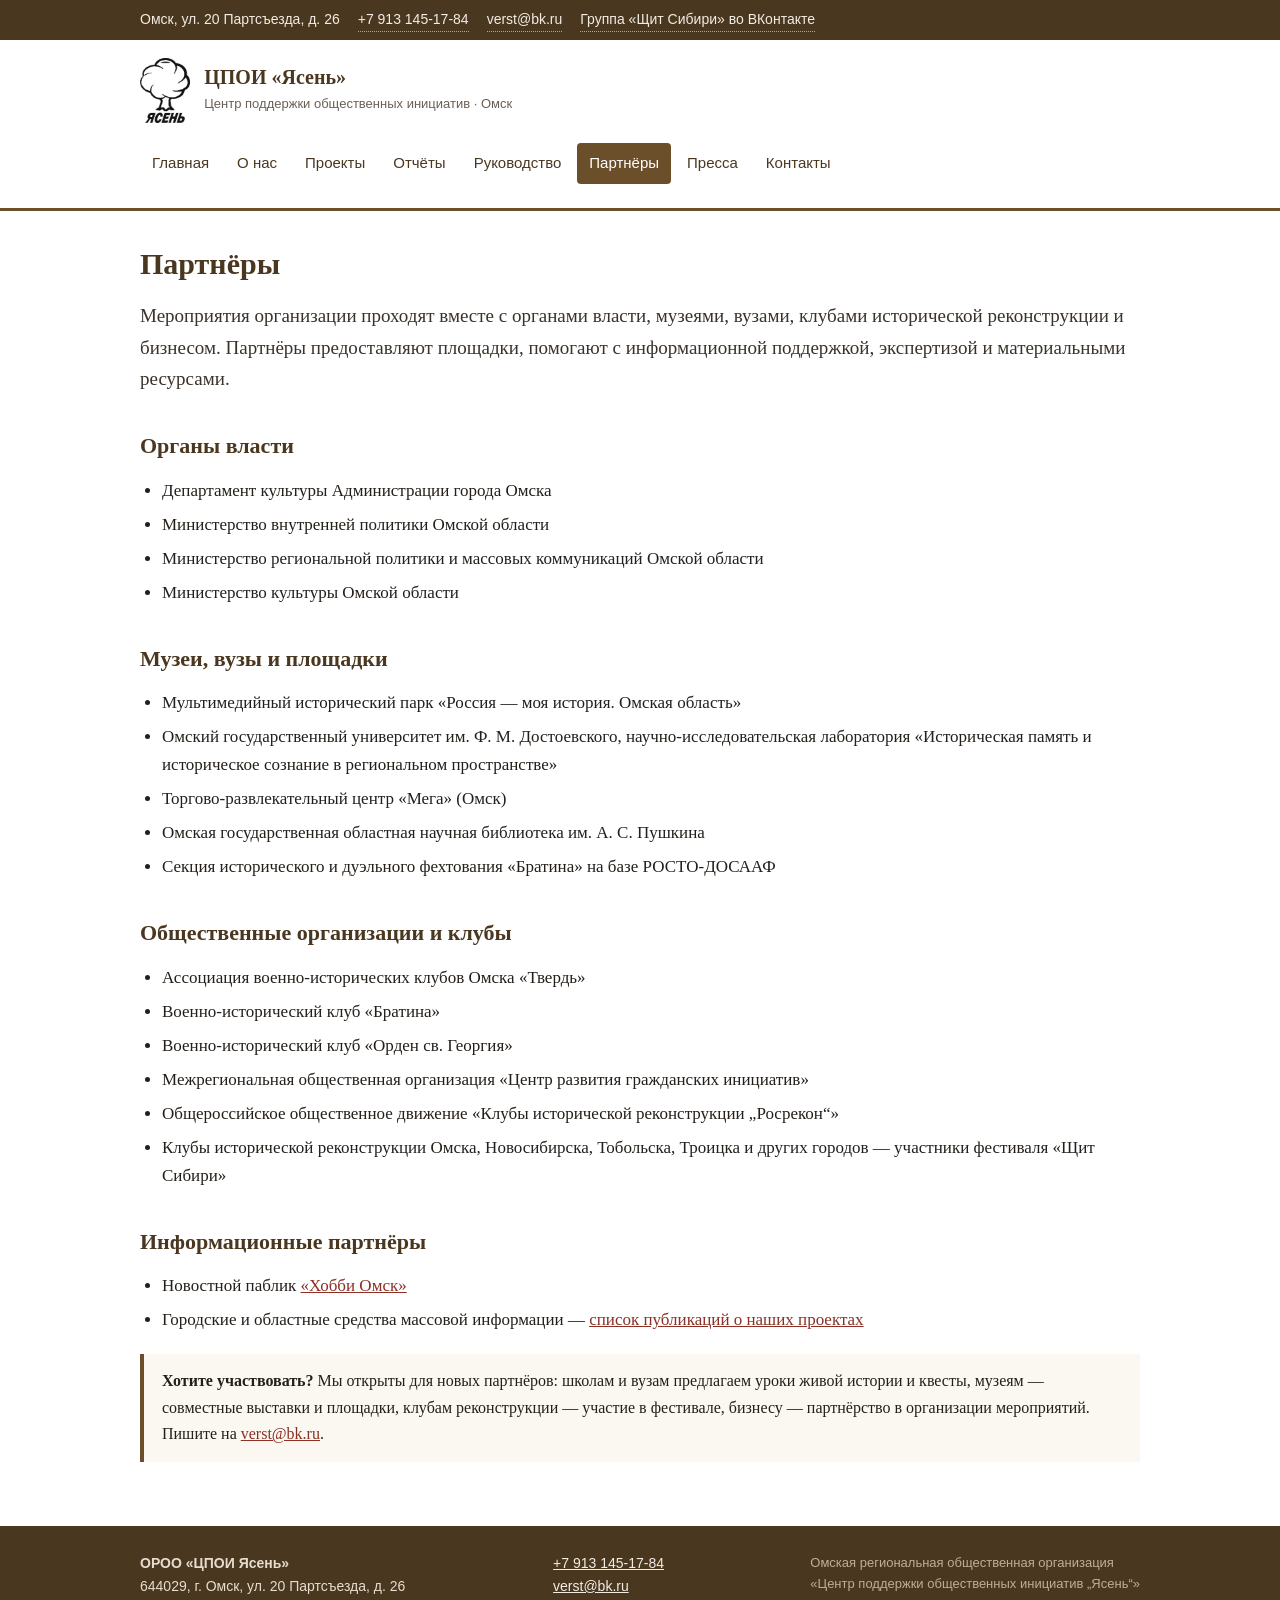
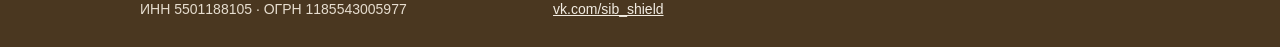
<file: partnery.html>
﻿<!DOCTYPE html>
<html lang="ru">
<head>
<meta charset="utf-8">
<meta name="viewport" content="width=device-width, initial-scale=1">
<title>Партнёры — ОРОО «ЦПОИ Ясень»</title>
<meta name="description" content="Партнёры омской организации «ЦПОИ Ясень»: Департамент культуры Омска, министерства Омской области, исторический парк «Россия — моя история», ОмГУ им. Ф. М. Достоевского, клубы исторической реконструкции, ТРЦ «Мега».">
<link rel="canonical" href="https://jasen55.ru/partnery.html">
<meta property="og:locale" content="ru_RU">
<meta property="og:site_name" content="ОРОО «ЦПОИ Ясень»">
<meta property="og:type" content="website">
<meta property="og:url" content="https://jasen55.ru/partnery.html">
<meta property="og:title" content="Партнёры — ОРОО «ЦПОИ Ясень»">
<meta property="og:description" content="Партнёры омской организации «ЦПОИ Ясень»: Департамент культуры Омска, министерства Омской области, исторический парк «Россия — моя история», ОмГУ им. Ф. М. Достоевского, клубы исторической реконструкции, ТРЦ «Мега».">
<meta property="og:image" content="https://jasen55.ru/img/fest-2.jpg">
<meta property="og:image:alt" content="Турнир по историческому фехтованию">
<link rel="stylesheet" href="style.css">
</head>
<body>
<a class="skip" href="#content">Перейти к содержанию</a>

<div class="top">
  <div class="wrap">
    <span>Омск, ул. 20 Партсъезда, д. 26</span>
    <a href="tel:+79131451784">+7 913 145-17-84</a>
    <a href="mailto:verst@bk.ru">verst@bk.ru</a>
    <a href="https://vk.com/sib_shield">Группа «Щит Сибири» во ВКонтакте</a>
  </div>
</div>

<header class="site">
  <div class="wrap">
    <div class="brand">
      <img class="mark" src="img/logo.jpg" alt="Логотип ОРОО «ЦПОИ Ясень»" width="50" height="65">
      <div>
        <b>ЦПОИ «Ясень»</b>
        <span>Центр поддержки общественных инициатив · Омск</span>
      </div>
    </div>
    <nav class="main">
      <ul>
        <li><a href="index.html">Главная</a></li>
        <li><a href="o-nas.html">О нас</a></li>
        <li><a href="proekty.html">Проекты</a></li>
        <li><a href="otchety.html">Отчёты</a></li>
        <li><a href="upravlenie.html">Руководство</a></li>
        <li><a href="partnery.html" aria-current="page">Партнёры</a></li>
        <li><a href="pressa.html">Пресса</a></li>
        <li><a href="kontakty.html">Контакты</a></li>
      </ul>
    </nav>
  </div>
</header>

<main id="content">
  <div class="wrap">

    <h1>Партнёры</h1>
    <p class="lead">Мероприятия организации проходят вместе с органами власти, музеями, вузами, клубами исторической реконструкции и бизнесом. Партнёры предоставляют площадки, помогают с информационной поддержкой, экспертизой и материальными ресурсами.</p>

    <h2>Органы власти</h2>
    <ul>
      <li>Департамент культуры Администрации города Омска</li>
      <li>Министерство внутренней политики Омской области</li>
      <li>Министерство региональной политики и массовых коммуникаций Омской области</li>
      <li>Министерство культуры Омской области</li>
    </ul>

    <h2>Музеи, вузы и площадки</h2>
    <ul>
      <li>Мультимедийный исторический парк «Россия — моя история. Омская область»</li>
      <li>Омский государственный университет им. Ф. М. Достоевского, научно-исследовательская лаборатория «Историческая память и историческое сознание в региональном пространстве»</li>
      <li>Торгово-развлекательный центр «Мега» (Омск)</li>
      <li>Омская государственная областная научная библиотека им. А. С. Пушкина</li>
      <li>Секция исторического и дуэльного фехтования «Братина» на базе РОСТО-ДОСААФ</li>
    </ul>

    <h2>Общественные организации и клубы</h2>
    <ul>
      <li>Ассоциация военно-исторических клубов Омска «Твердь»</li>
      <li>Военно-исторический клуб «Братина»</li>
      <li>Военно-исторический клуб «Орден св. Георгия»</li>
      <li>Межрегиональная общественная организация «Центр развития гражданских инициатив»</li>
      <li>Общероссийское общественное движение «Клубы исторической реконструкции „Росрекон“»</li>
      <li>Клубы исторической реконструкции Омска, Новосибирска, Тобольска, Троицка и других городов — участники фестиваля «Щит Сибири»</li>
    </ul>

    <h2>Информационные партнёры</h2>
    <ul>
      <li>Новостной паблик <a href="https://vk.com/hobbyomsk">«Хобби Омск»</a></li>
      <li>Городские и областные средства массовой информации — <a href="pressa.html">список публикаций о наших проектах</a></li>
    </ul>

    <div class="note">
      <b>Хотите участвовать?</b> Мы открыты для новых партнёров: школам и вузам предлагаем уроки живой истории и квесты, музеям — совместные выставки и площадки, клубам реконструкции — участие в фестивале, бизнесу — партнёрство в организации мероприятий. Пишите на <a href="mailto:verst@bk.ru">verst@bk.ru</a>.
    </div>

  </div>
</main>

<footer class="site">
  <div class="wrap">
    <div>
      <b>ОРОО «ЦПОИ Ясень»</b><br>
      644029, г. Омск, ул. 20 Партсъезда, д. 26<br>
      ИНН 5501188105 · ОГРН 1185543005977
    </div>
    <div>
      <a href="tel:+79131451784">+7 913 145-17-84</a><br>
      <a href="mailto:verst@bk.ru">verst@bk.ru</a><br>
      <a href="https://vk.com/sib_shield">vk.com/sib_shield</a>
    </div>
    <div class="small">
      Омская региональная общественная организация<br>
      «Центр поддержки общественных инициатив „Ясень“»
    </div>
  </div>
</footer>

</body>
</html>
</file>
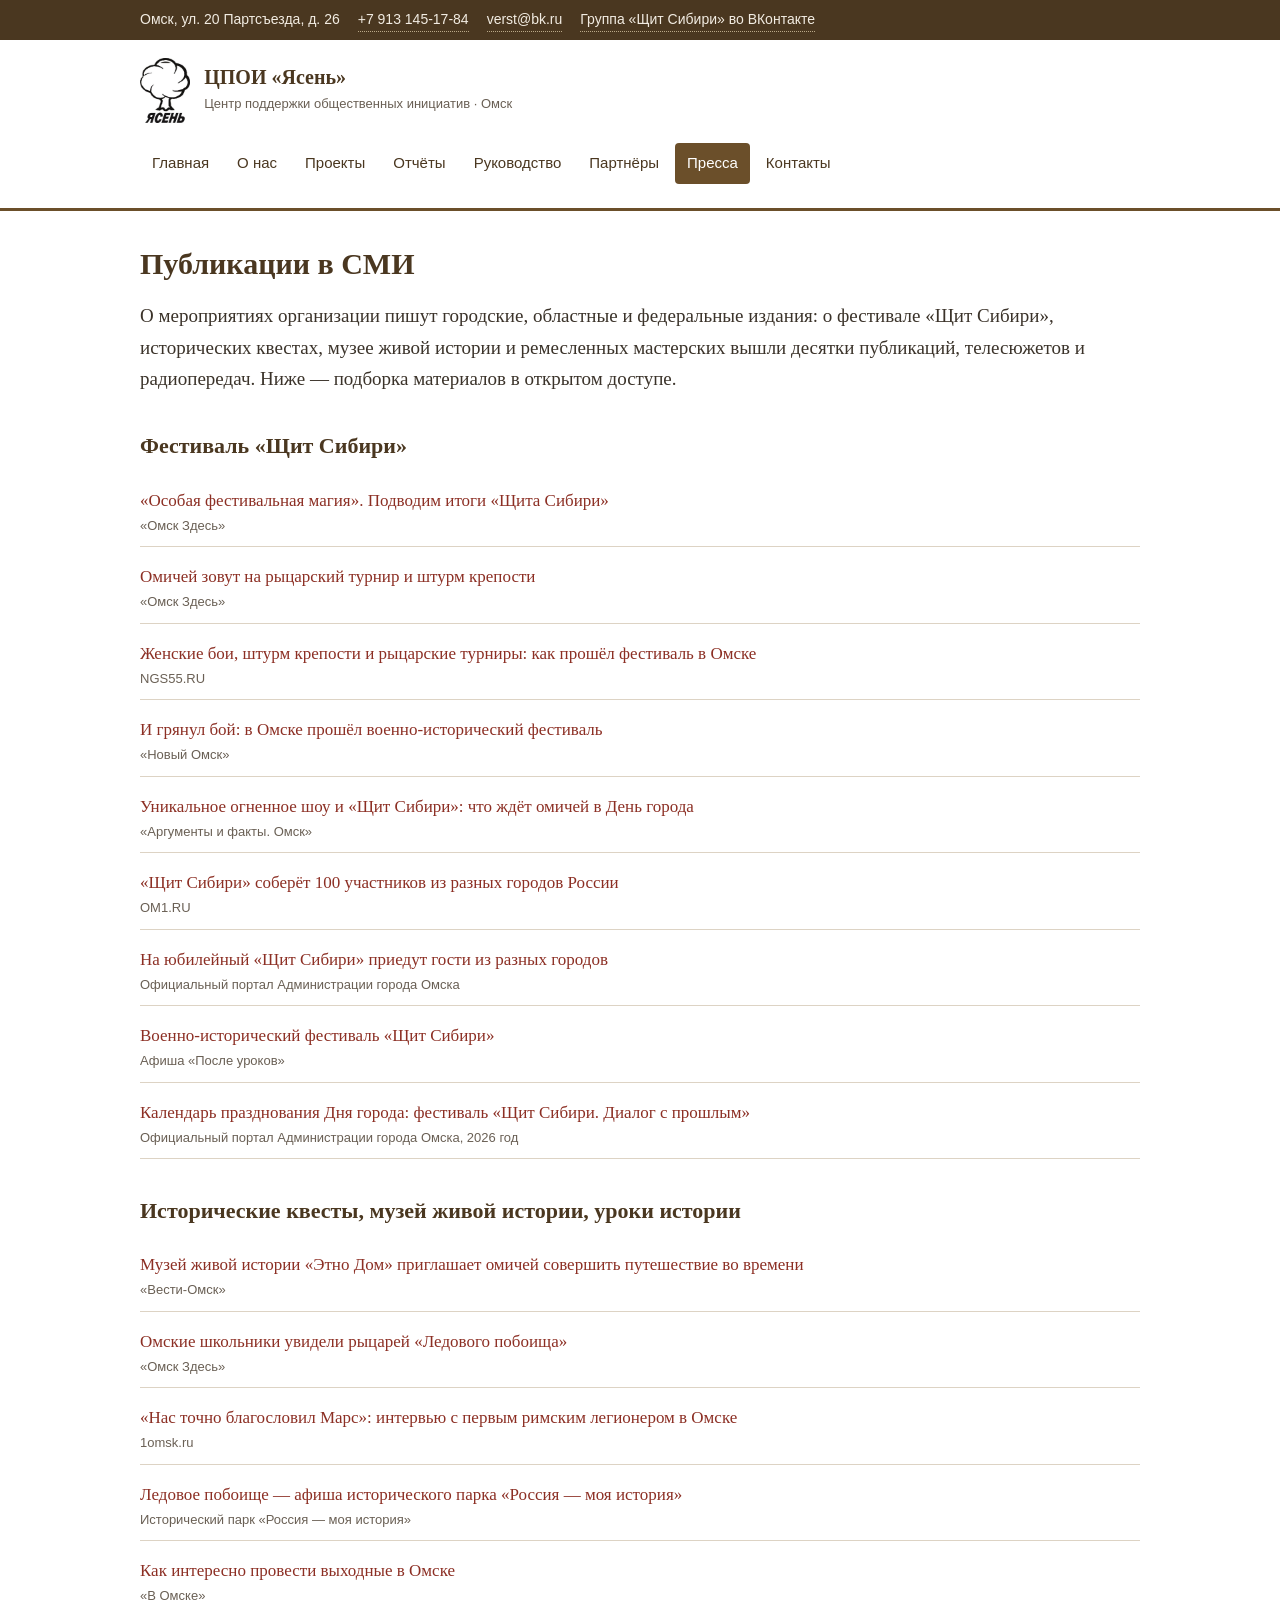
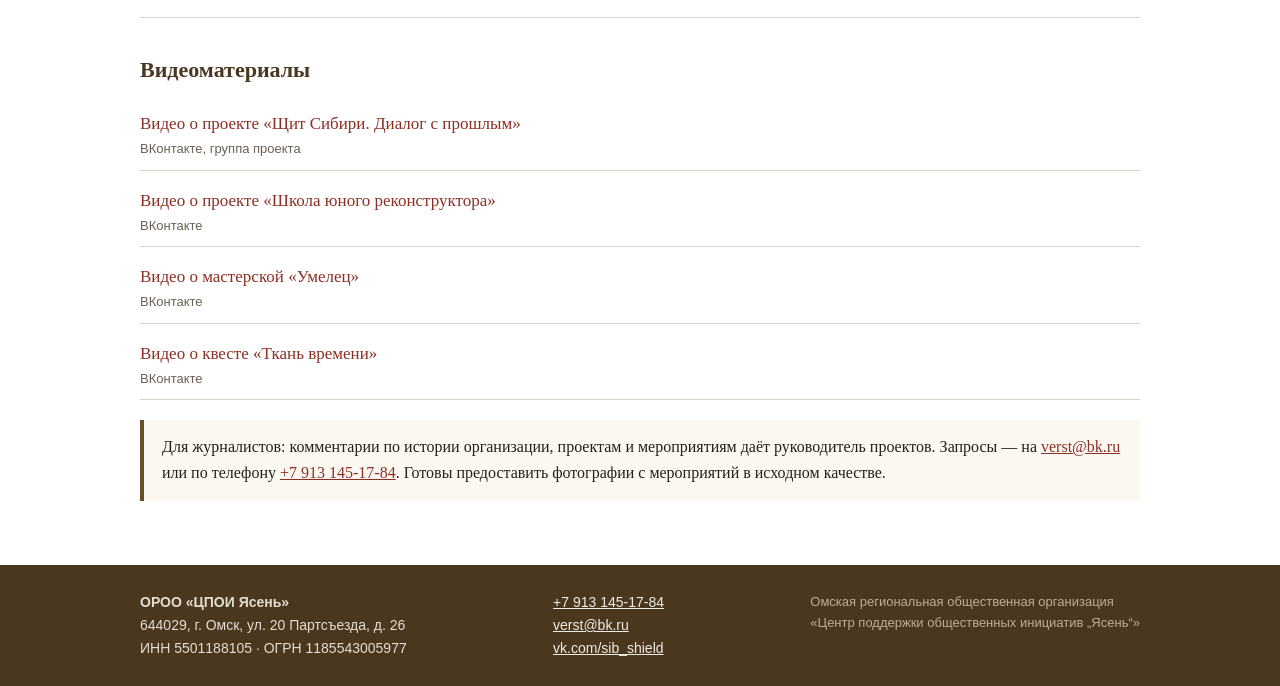
<file: pressa.html>
﻿<!DOCTYPE html>
<html lang="ru">
<head>
<meta charset="utf-8">
<meta name="viewport" content="width=device-width, initial-scale=1">
<title>Публикации в СМИ — ОРОО «ЦПОИ Ясень»</title>
<meta name="description" content="Публикации в средствах массовой информации о фестивале «Щит Сибири», музее живой истории, исторических квестах и мастерских омской организации «ЦПОИ Ясень».">
<link rel="canonical" href="https://jasen55.ru/pressa.html">
<meta property="og:locale" content="ru_RU">
<meta property="og:site_name" content="ОРОО «ЦПОИ Ясень»">
<meta property="og:type" content="website">
<meta property="og:url" content="https://jasen55.ru/pressa.html">
<meta property="og:title" content="Публикации в СМИ — ОРОО «ЦПОИ Ясень»">
<meta property="og:description" content="Публикации в средствах массовой информации о фестивале «Щит Сибири», музее живой истории, исторических квестах и мастерских омской организации «ЦПОИ Ясень».">
<meta property="og:image" content="https://jasen55.ru/img/fest-1.jpg">
<meta property="og:image:alt" content="Фестиваль «Щит Сибири» в Омске">
<link rel="stylesheet" href="style.css">
</head>
<body>
<a class="skip" href="#content">Перейти к содержанию</a>

<div class="top">
  <div class="wrap">
    <span>Омск, ул. 20 Партсъезда, д. 26</span>
    <a href="tel:+79131451784">+7 913 145-17-84</a>
    <a href="mailto:verst@bk.ru">verst@bk.ru</a>
    <a href="https://vk.com/sib_shield">Группа «Щит Сибири» во ВКонтакте</a>
  </div>
</div>

<header class="site">
  <div class="wrap">
    <div class="brand">
      <img class="mark" src="img/logo.jpg" alt="Логотип ОРОО «ЦПОИ Ясень»" width="50" height="65">
      <div>
        <b>ЦПОИ «Ясень»</b>
        <span>Центр поддержки общественных инициатив · Омск</span>
      </div>
    </div>
    <nav class="main">
      <ul>
        <li><a href="index.html">Главная</a></li>
        <li><a href="o-nas.html">О нас</a></li>
        <li><a href="proekty.html">Проекты</a></li>
        <li><a href="otchety.html">Отчёты</a></li>
        <li><a href="upravlenie.html">Руководство</a></li>
        <li><a href="partnery.html">Партнёры</a></li>
        <li><a href="pressa.html" aria-current="page">Пресса</a></li>
        <li><a href="kontakty.html">Контакты</a></li>
      </ul>
    </nav>
  </div>
</header>

<main id="content">
  <div class="wrap">

    <h1>Публикации в СМИ</h1>
    <p class="lead">О мероприятиях организации пишут городские, областные и федеральные издания: о фестивале «Щит Сибири», исторических квестах, музее живой истории и ремесленных мастерских вышли десятки публикаций, телесюжетов и радиопередач. Ниже — подборка материалов в открытом доступе.</p>

    <h2>Фестиваль «Щит Сибири»</h2>
    <ul class="links">
      <li><a href="https://omskzdes.ru/culture/82326.html">«Особая фестивальная магия». Подводим итоги «Щита Сибири»</a><span class="src">«Омск Здесь»</span></li>
      <li><a href="https://omskzdes.ru/culture/64113.html">Омичей зовут на рыцарский турнир и штурм крепости</a><span class="src">«Омск Здесь»</span></li>
      <li><a href="https://ngs55.ru/news/more/66185908/">Женские бои, штурм крепости и рыцарские турниры: как прошёл фестиваль в Омске</a><span class="src">NGS55.RU</span></li>
      <li><a href="https://newsomsk.ru/news/91158-i_gryanul_boy_v_omske_proshel_voenno-istoricheskiy/">И грянул бой: в Омске прошёл военно-исторический фестиваль</a><span class="src">«Новый Омск»</span></li>
      <li><a href="https://omsk.aif.ru/society/unikalnoe_ognennoe_shou_i_shchit_sibiri_chto_zhdyot_omichey_v_den_goroda">Уникальное огненное шоу и «Щит Сибири»: что ждёт омичей в День города</a><span class="src">«Аргументы и факты. Омск»</span></li>
      <li><a href="https://www.om1.ru/afisha/news/170487-shhit_sibiri_soberet_100_uchastnikov_iz_raznykh_gorodov_rossii/">«Щит Сибири» соберёт 100 участников из разных городов России</a><span class="src">OM1.RU</span></li>
      <li><a href="https://www.admomsk.ru/web/guest/news/-/asset_publisher/mh3W/content/879515">На юбилейный «Щит Сибири» приедут гости из разных городов</a><span class="src">Официальный портал Администрации города Омска</span></li>
      <li><a href="https://posleurokov.ru/omsk/event/996">Военно-исторический фестиваль «Щит Сибири»</a><span class="src">Афиша «После уроков»</span></li>
      <li><a href="https://admomsk.gosuslugi.ru/gorod/gorodskie-prazdniki/den-goroda-2026/kalendar-prazdnovaniya/xxi-festival-istoricheskoy-rekonstruktsii-schit-sibiri-dialog-s-proshlym.html">Календарь празднования Дня города: фестиваль «Щит Сибири. Диалог с прошлым»</a><span class="src">Официальный портал Администрации города Омска, 2026 год</span></li>
    </ul>

    <h2>Исторические квесты, музей живой истории, уроки истории</h2>
    <ul class="links">
      <li><a href="https://vesti-omsk.ru/video/muzej-zhivoj-istorii-jetno-dom-priglashaet-omichej-sovershit-puteshestvie-vo-vremeni-2/">Музей живой истории «Этно Дом» приглашает омичей совершить путешествие во времени</a><span class="src">«Вести-Омск»</span></li>
      <li><a href="https://omskzdes.ru/society/60929.html">Омские школьники увидели рыцарей «Ледового побоища»</a><span class="src">«Омск Здесь»</span></li>
      <li><a href="https://1omsk.ru/2022/08/10/nas-tochno-blagoslovil-mars-intervyu-s-pervym-rimskim-legionerom-v-omske/">«Нас точно благословил Марс»: интервью с первым римским легионером в Омске</a><span class="src">1omsk.ru</span></li>
      <li><a href="https://myhistorypark.ru/poster/ledovoe-poboishche-/?city=">Ледовое побоище — афиша исторического парка «Россия — моя история»</a><span class="src">Исторический парк «Россия — моя история»</span></li>
      <li><a href="http://vomske.ru/news/18763-kak_interesno_provesti_vykhodnye_v_omske_12_13_sen/">Как интересно провести выходные в Омске</a><span class="src">«В Омске»</span></li>
    </ul>

    <h2>Видеоматериалы</h2>
    <ul class="links">
      <li><a href="https://vk.com/video-3836368_456239191">Видео о проекте «Щит Сибири. Диалог с прошлым»</a><span class="src">ВКонтакте, группа проекта</span></li>
      <li><a href="https://vk.com/video-3836368_456239084">Видео о проекте «Школа юного реконструктора»</a><span class="src">ВКонтакте</span></li>
      <li><a href="https://vk.com/video-3836368_456239088">Видео о мастерской «Умелец»</a><span class="src">ВКонтакте</span></li>
      <li><a href="https://vk.com/video-3836368_456239085">Видео о квесте «Ткань времени»</a><span class="src">ВКонтакте</span></li>
    </ul>

    <div class="note">
      Для журналистов: комментарии по истории организации, проектам и мероприятиям даёт руководитель проектов. Запросы — на <a href="mailto:verst@bk.ru">verst@bk.ru</a> или по телефону <a href="tel:+79131451784">+7 913 145-17-84</a>. Готовы предоставить фотографии с мероприятий в исходном качестве.
    </div>

  </div>
</main>

<footer class="site">
  <div class="wrap">
    <div>
      <b>ОРОО «ЦПОИ Ясень»</b><br>
      644029, г. Омск, ул. 20 Партсъезда, д. 26<br>
      ИНН 5501188105 · ОГРН 1185543005977
    </div>
    <div>
      <a href="tel:+79131451784">+7 913 145-17-84</a><br>
      <a href="mailto:verst@bk.ru">verst@bk.ru</a><br>
      <a href="https://vk.com/sib_shield">vk.com/sib_shield</a>
    </div>
    <div class="small">
      Омская региональная общественная организация<br>
      «Центр поддержки общественных инициатив „Ясень“»
    </div>
  </div>
</footer>

</body>
</html>
</file>
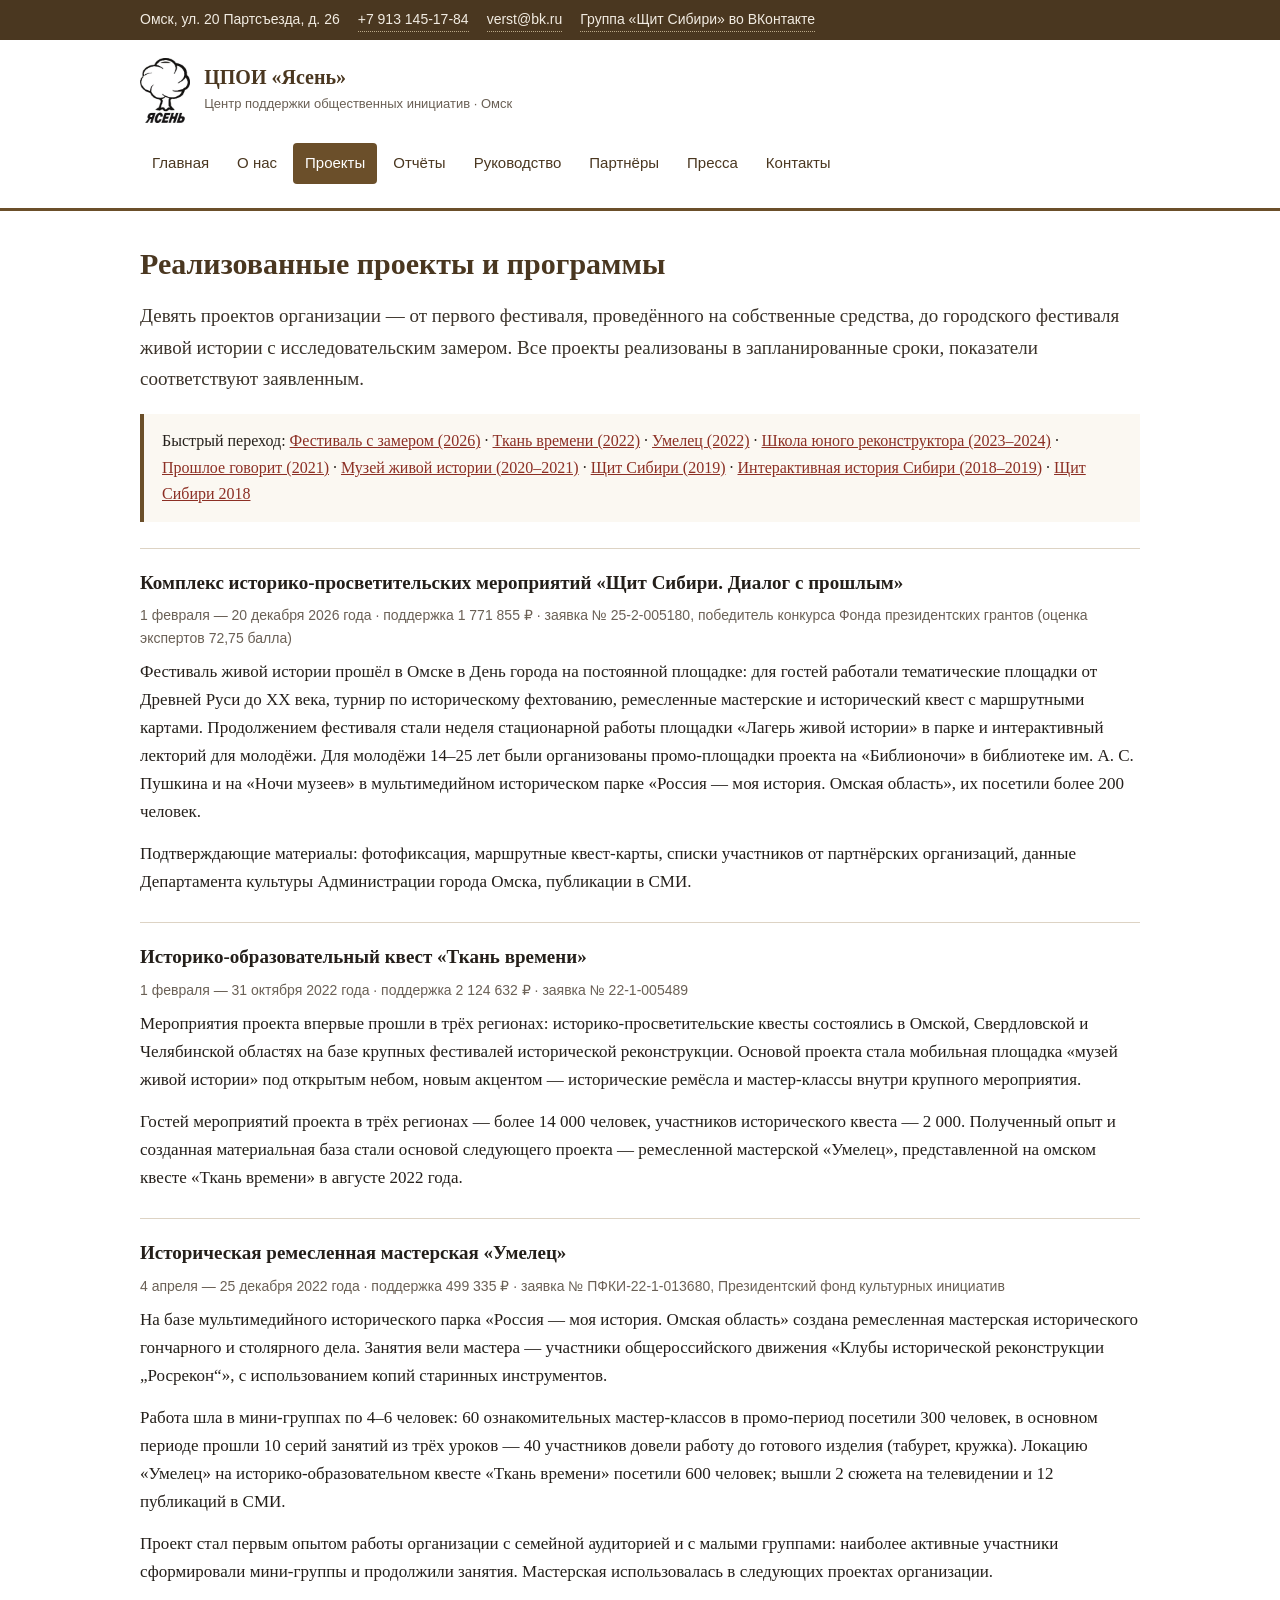
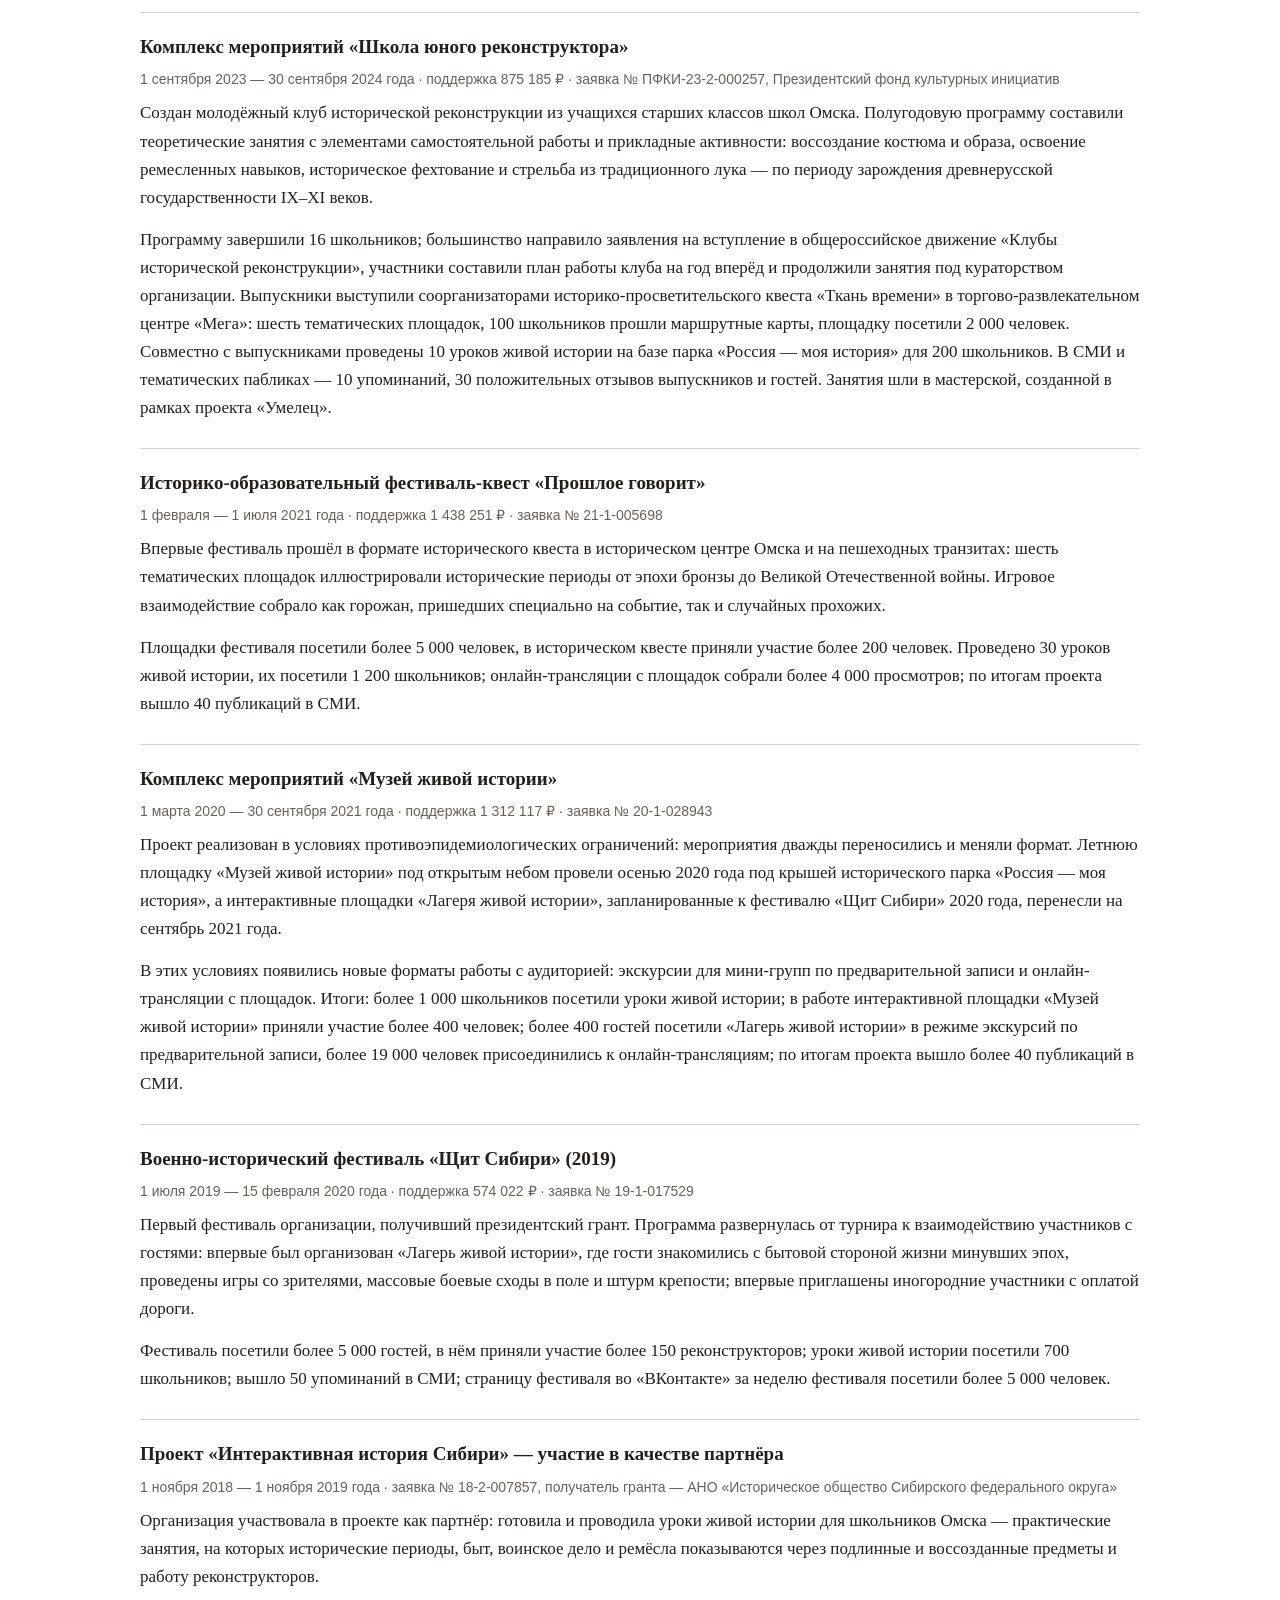
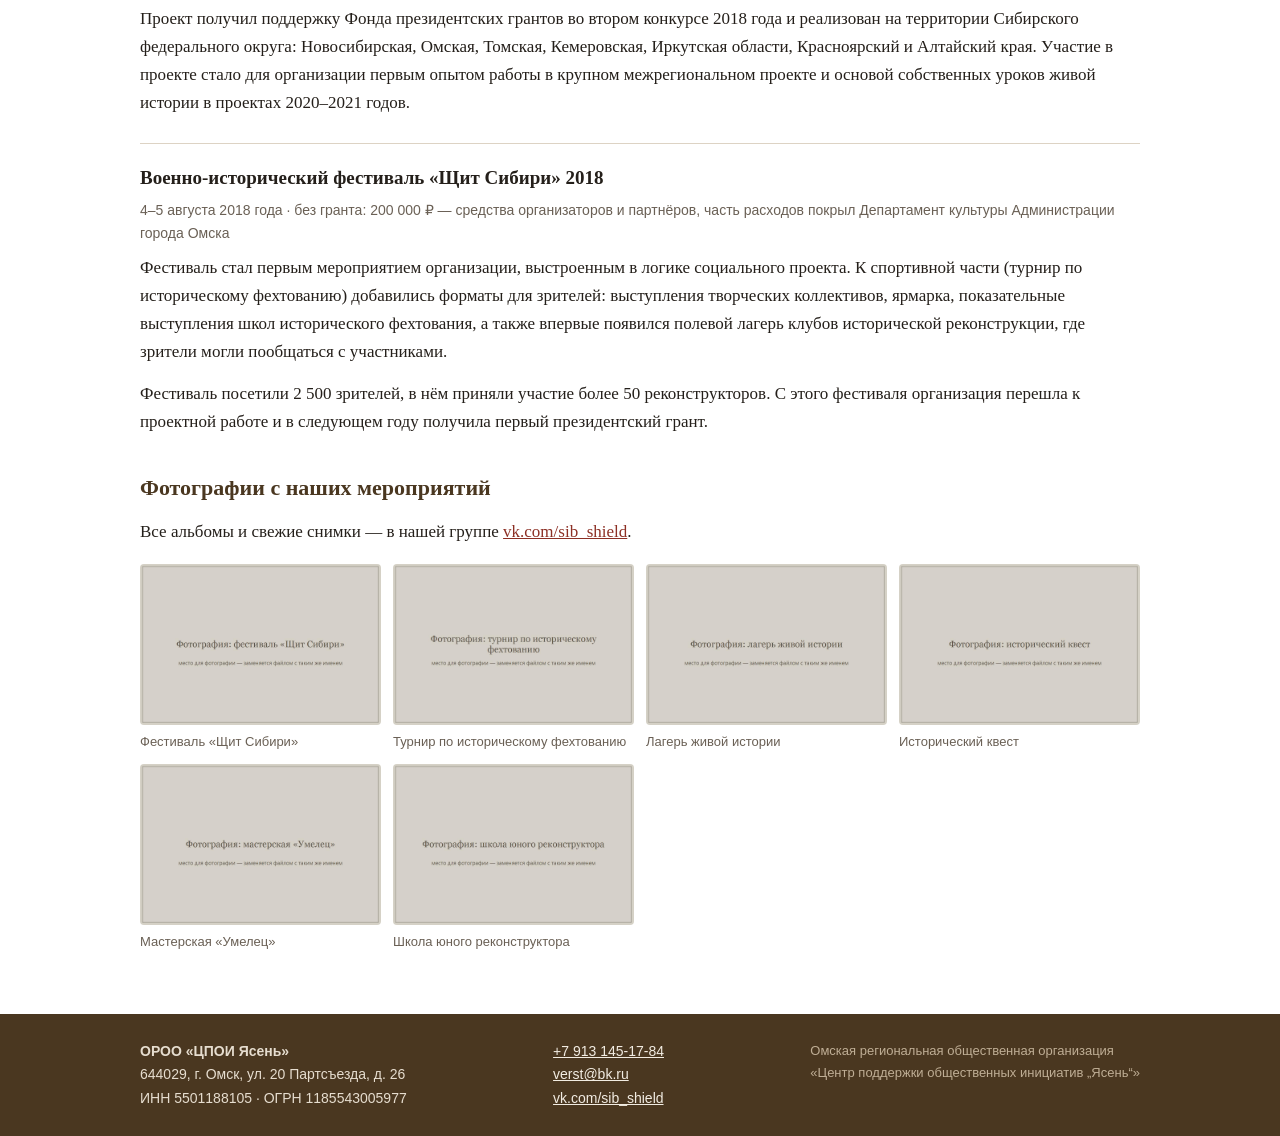
<file: proekty.html>
﻿<!DOCTYPE html>
<html lang="ru">
<head>
<meta charset="utf-8">
<meta name="viewport" content="width=device-width, initial-scale=1">
<title>Реализованные проекты — ОРОО «ЦПОИ Ясень»</title>
<meta name="description" content="Реализованные проекты омской организации «ЦПОИ Ясень»: фестиваль «Щит Сибири», исторические квесты «Ткань времени» и «Прошлое говорит», музей живой истории, мастерская «Умелец», Школа юного реконструктора.">
<link rel="canonical" href="https://jasen55.ru/proekty.html">
<meta property="og:locale" content="ru_RU">
<meta property="og:site_name" content="ОРОО «ЦПОИ Ясень»">
<meta property="og:type" content="website">
<meta property="og:url" content="https://jasen55.ru/proekty.html">
<meta property="og:title" content="Реализованные проекты — ОРОО «ЦПОИ Ясень»">
<meta property="og:description" content="Реализованные проекты омской организации «ЦПОИ Ясень»: фестиваль «Щит Сибири», исторические квесты «Ткань времени» и «Прошлое говорит», музей живой истории, мастерская «Умелец», Школа юного реконструктора.">
<meta property="og:image" content="https://jasen55.ru/img/kvest.jpg">
<meta property="og:image:alt" content="Исторический квест">
<link rel="stylesheet" href="style.css">
</head>
<body>
<a class="skip" href="#content">Перейти к содержанию</a>

<div class="top">
  <div class="wrap">
    <span>Омск, ул. 20 Партсъезда, д. 26</span>
    <a href="tel:+79131451784">+7 913 145-17-84</a>
    <a href="mailto:verst@bk.ru">verst@bk.ru</a>
    <a href="https://vk.com/sib_shield">Группа «Щит Сибири» во ВКонтакте</a>
  </div>
</div>

<header class="site">
  <div class="wrap">
    <div class="brand">
      <img class="mark" src="img/logo.jpg" alt="Логотип ОРОО «ЦПОИ Ясень»" width="50" height="65">
      <div>
        <b>ЦПОИ «Ясень»</b>
        <span>Центр поддержки общественных инициатив · Омск</span>
      </div>
    </div>
    <nav class="main">
      <ul>
        <li><a href="index.html">Главная</a></li>
        <li><a href="o-nas.html">О нас</a></li>
        <li><a href="proekty.html" aria-current="page">Проекты</a></li>
        <li><a href="otchety.html">Отчёты</a></li>
        <li><a href="upravlenie.html">Руководство</a></li>
        <li><a href="partnery.html">Партнёры</a></li>
        <li><a href="pressa.html">Пресса</a></li>
        <li><a href="kontakty.html">Контакты</a></li>
      </ul>
    </nav>
  </div>
</header>

<main id="content">
  <div class="wrap">

    <h1>Реализованные проекты и программы</h1>
    <p class="lead">Девять проектов организации — от первого фестиваля, проведённого на собственные средства, до городского фестиваля живой истории с исследовательским замером. Все проекты реализованы в запланированные сроки, показатели соответствуют заявленным.</p>

    <nav class="note">
      Быстрый переход:
      <a href="#p1">Фестиваль с замером (2026)</a> ·
      <a href="#p2">Ткань времени (2022)</a> ·
      <a href="#p3">Умелец (2022)</a> ·
      <a href="#p4">Школа юного реконструктора (2023–2024)</a> ·
      <a href="#p5">Прошлое говорит (2021)</a> ·
      <a href="#p6">Музей живой истории (2020–2021)</a> ·
      <a href="#p7">Щит Сибири (2019)</a> ·
      <a href="#p8">Интерактивная история Сибири (2018–2019)</a> ·
      <a href="#p9">Щит Сибири 2018</a>
    </nav>

    <div class="project" id="p1">
      <h3>Комплекс историко-просветительских мероприятий «Щит Сибири. Диалог с прошлым»</h3>
      <div class="meta">1 февраля — 20 декабря 2026 года · поддержка 1 771 855 ₽ · заявка № 25-2-005180, победитель конкурса Фонда президентских грантов (оценка экспертов 72,75 балла)</div>
      <p>Фестиваль живой истории прошёл в Омске в День города на постоянной площадке: для гостей работали тематические площадки от Древней Руси до XX века, турнир по историческому фехтованию, ремесленные мастерские и исторический квест с маршрутными картами. Продолжением фестиваля стали неделя стационарной работы площадки «Лагерь живой истории» в парке и интерактивный лекторий для молодёжи. Для молодёжи 14–25 лет были организованы промо-площадки проекта на «Библионочи» в библиотеке им. А. С. Пушкина и на «Ночи музеев» в мультимедийном историческом парке «Россия — моя история. Омская область», их посетили более 200 человек.</p>
      <p>Подтверждающие материалы: фотофиксация, маршрутные квест-карты, списки участников от партнёрских организаций, данные Департамента культуры Администрации города Омска, публикации в СМИ.</p>
    </div>

    <div class="project" id="p2">
      <h3>Историко-образовательный квест «Ткань времени»</h3>
      <div class="meta">1 февраля — 31 октября 2022 года · поддержка 2 124 632 ₽ · заявка № 22-1-005489</div>
      <p>Мероприятия проекта впервые прошли в трёх регионах: историко-просветительские квесты состоялись в Омской, Свердловской и Челябинской областях на базе крупных фестивалей исторической реконструкции. Основой проекта стала мобильная площадка «музей живой истории» под открытым небом, новым акцентом — исторические ремёсла и мастер-классы внутри крупного мероприятия.</p>
      <p>Гостей мероприятий проекта в трёх регионах — более 14 000 человек, участников исторического квеста — 2 000. Полученный опыт и созданная материальная база стали основой следующего проекта — ремесленной мастерской «Умелец», представленной на омском квесте «Ткань времени» в августе 2022 года.</p>
    </div>

    <div class="project" id="p3">
      <h3>Историческая ремесленная мастерская «Умелец»</h3>
      <div class="meta">4 апреля — 25 декабря 2022 года · поддержка 499 335 ₽ · заявка № ПФКИ-22-1-013680, Президентский фонд культурных инициатив</div>
      <p>На базе мультимедийного исторического парка «Россия — моя история. Омская область» создана ремесленная мастерская исторического гончарного и столярного дела. Занятия вели мастера — участники общероссийского движения «Клубы исторической реконструкции „Росрекон“», с использованием копий старинных инструментов.</p>
      <p>Работа шла в мини-группах по 4–6 человек: 60 ознакомительных мастер-классов в промо-период посетили 300 человек, в основном периоде прошли 10 серий занятий из трёх уроков — 40 участников довели работу до готового изделия (табурет, кружка). Локацию «Умелец» на историко-образовательном квесте «Ткань времени» посетили 600 человек; вышли 2 сюжета на телевидении и 12 публикаций в СМИ.</p>
      <p>Проект стал первым опытом работы организации с семейной аудиторией и с малыми группами: наиболее активные участники сформировали мини-группы и продолжили занятия. Мастерская использовалась в следующих проектах организации.</p>
    </div>

    <div class="project" id="p4">
      <h3>Комплекс мероприятий «Школа юного реконструктора»</h3>
      <div class="meta">1 сентября 2023 — 30 сентября 2024 года · поддержка 875 185 ₽ · заявка № ПФКИ-23-2-000257, Президентский фонд культурных инициатив</div>
      <p>Создан молодёжный клуб исторической реконструкции из учащихся старших классов школ Омска. Полугодовую программу составили теоретические занятия с элементами самостоятельной работы и прикладные активности: воссоздание костюма и образа, освоение ремесленных навыков, историческое фехтование и стрельба из традиционного лука — по периоду зарождения древнерусской государственности IX–XI веков.</p>
      <p>Программу завершили 16 школьников; большинство направило заявления на вступление в общероссийское движение «Клубы исторической реконструкции», участники составили план работы клуба на год вперёд и продолжили занятия под кураторством организации. Выпускники выступили соорганизаторами историко-просветительского квеста «Ткань времени» в торгово-развлекательном центре «Мега»: шесть тематических площадок, 100 школьников прошли маршрутные карты, площадку посетили 2 000 человек. Совместно с выпускниками проведены 10 уроков живой истории на базе парка «Россия — моя история» для 200 школьников. В СМИ и тематических пабликах — 10 упоминаний, 30 положительных отзывов выпускников и гостей. Занятия шли в мастерской, созданной в рамках проекта «Умелец».</p>
    </div>

    <div class="project" id="p5">
      <h3>Историко-образовательный фестиваль-квест «Прошлое говорит»</h3>
      <div class="meta">1 февраля — 1 июля 2021 года · поддержка 1 438 251 ₽ · заявка № 21-1-005698</div>
      <p>Впервые фестиваль прошёл в формате исторического квеста в историческом центре Омска и на пешеходных транзитах: шесть тематических площадок иллюстрировали исторические периоды от эпохи бронзы до Великой Отечественной войны. Игровое взаимодействие собрало как горожан, пришедших специально на событие, так и случайных прохожих.</p>
      <p>Площадки фестиваля посетили более 5 000 человек, в историческом квесте приняли участие более 200 человек. Проведено 30 уроков живой истории, их посетили 1 200 школьников; онлайн-трансляции с площадок собрали более 4 000 просмотров; по итогам проекта вышло 40 публикаций в СМИ.</p>
    </div>

    <div class="project" id="p6">
      <h3>Комплекс мероприятий «Музей живой истории»</h3>
      <div class="meta">1 марта 2020 — 30 сентября 2021 года · поддержка 1 312 117 ₽ · заявка № 20-1-028943</div>
      <p>Проект реализован в условиях противоэпидемиологических ограничений: мероприятия дважды переносились и меняли формат. Летнюю площадку «Музей живой истории» под открытым небом провели осенью 2020 года под крышей исторического парка «Россия — моя история», а интерактивные площадки «Лагеря живой истории», запланированные к фестивалю «Щит Сибири» 2020 года, перенесли на сентябрь 2021 года.</p>
      <p>В этих условиях появились новые форматы работы с аудиторией: экскурсии для мини-групп по предварительной записи и онлайн-трансляции с площадок. Итоги: более 1 000 школьников посетили уроки живой истории; в работе интерактивной площадки «Музей живой истории» приняли участие более 400 человек; более 400 гостей посетили «Лагерь живой истории» в режиме экскурсий по предварительной записи, более 19 000 человек присоединились к онлайн-трансляциям; по итогам проекта вышло более 40 публикаций в СМИ.</p>
    </div>

    <div class="project" id="p7">
      <h3>Военно-исторический фестиваль «Щит Сибири» (2019)</h3>
      <div class="meta">1 июля 2019 — 15 февраля 2020 года · поддержка 574 022 ₽ · заявка № 19-1-017529</div>
      <p>Первый фестиваль организации, получивший президентский грант. Программа развернулась от турнира к взаимодействию участников с гостями: впервые был организован «Лагерь живой истории», где гости знакомились с бытовой стороной жизни минувших эпох, проведены игры со зрителями, массовые боевые сходы в поле и штурм крепости; впервые приглашены иногородние участники с оплатой дороги.</p>
      <p>Фестиваль посетили более 5 000 гостей, в нём приняли участие более 150 реконструкторов; уроки живой истории посетили 700 школьников; вышло 50 упоминаний в СМИ; страницу фестиваля во «ВКонтакте» за неделю фестиваля посетили более 5 000 человек.</p>
    </div>

    <div class="project" id="p8">
      <h3>Проект «Интерактивная история Сибири» — участие в качестве партнёра</h3>
      <div class="meta">1 ноября 2018 — 1 ноября 2019 года · заявка № 18-2-007857, получатель гранта — АНО «Историческое общество Сибирского федерального округа»</div>
      <p>Организация участвовала в проекте как партнёр: готовила и проводила уроки живой истории для школьников Омска — практические занятия, на которых исторические периоды, быт, воинское дело и ремёсла показываются через подлинные и воссозданные предметы и работу реконструкторов.</p>
      <p>Проект получил поддержку Фонда президентских грантов во втором конкурсе 2018 года и реализован на территории Сибирского федерального округа: Новосибирская, Омская, Томская, Кемеровская, Иркутская области, Красноярский и Алтайский края. Участие в проекте стало для организации первым опытом работы в крупном межрегиональном проекте и основой собственных уроков живой истории в проектах 2020–2021 годов.</p>
    </div>

    <div class="project" id="p9">
      <h3>Военно-исторический фестиваль «Щит Сибири» 2018</h3>
      <div class="meta">4–5 августа 2018 года · без гранта: 200 000 ₽ — средства организаторов и партнёров, часть расходов покрыл Департамент культуры Администрации города Омска</div>
      <p>Фестиваль стал первым мероприятием организации, выстроенным в логике социального проекта. К спортивной части (турнир по историческому фехтованию) добавились форматы для зрителей: выступления творческих коллективов, ярмарка, показательные выступления школ исторического фехтования, а также впервые появился полевой лагерь клубов исторической реконструкции, где зрители могли пообщаться с участниками.</p>
      <p>Фестиваль посетили 2 500 зрителей, в нём приняли участие более 50 реконструкторов. С этого фестиваля организация перешла к проектной работе и в следующем году получила первый президентский грант.</p>
    </div>

    <h2>Фотографии с наших мероприятий</h2>
    <p>Все альбомы и свежие снимки — в нашей группе <a href="https://vk.com/sib_shield">vk.com/sib_shield</a>.</p>

    <div class="gallery">
      <figure>
        <img src="img/fest-1.jpg" alt="Фестиваль «Щит Сибири» в Омске" onerror="this.parentNode.style.display='none'">
        <figcaption>Фестиваль «Щит Сибири»</figcaption>
      </figure>
      <figure>
        <img src="img/fest-2.jpg" alt="Турнир по историческому фехтованию" onerror="this.parentNode.style.display='none'">
        <figcaption>Турнир по историческому фехтованию</figcaption>
      </figure>
      <figure>
        <img src="img/lager.jpg" alt="Лагерь живой истории" onerror="this.parentNode.style.display='none'">
        <figcaption>Лагерь живой истории</figcaption>
      </figure>
      <figure>
        <img src="img/kvest.jpg" alt="Исторический квест" onerror="this.parentNode.style.display='none'">
        <figcaption>Исторический квест</figcaption>
      </figure>
      <figure>
        <img src="img/master.jpg" alt="Ремесленная мастерская «Умелец»" onerror="this.parentNode.style.display='none'">
        <figcaption>Мастерская «Умелец»</figcaption>
      </figure>
      <figure>
        <img src="img/shkola.jpg" alt="Школа юного реконструктора" onerror="this.parentNode.style.display='none'">
        <figcaption>Школа юного реконструктора</figcaption>
      </figure>
    </div>

  </div>
</main>

<footer class="site">
  <div class="wrap">
    <div>
      <b>ОРОО «ЦПОИ Ясень»</b><br>
      644029, г. Омск, ул. 20 Партсъезда, д. 26<br>
      ИНН 5501188105 · ОГРН 1185543005977
    </div>
    <div>
      <a href="tel:+79131451784">+7 913 145-17-84</a><br>
      <a href="mailto:verst@bk.ru">verst@bk.ru</a><br>
      <a href="https://vk.com/sib_shield">vk.com/sib_shield</a>
    </div>
    <div class="small">
      Омская региональная общественная организация<br>
      «Центр поддержки общественных инициатив „Ясень“»
    </div>
  </div>
</footer>

</body>
</html>
</file>
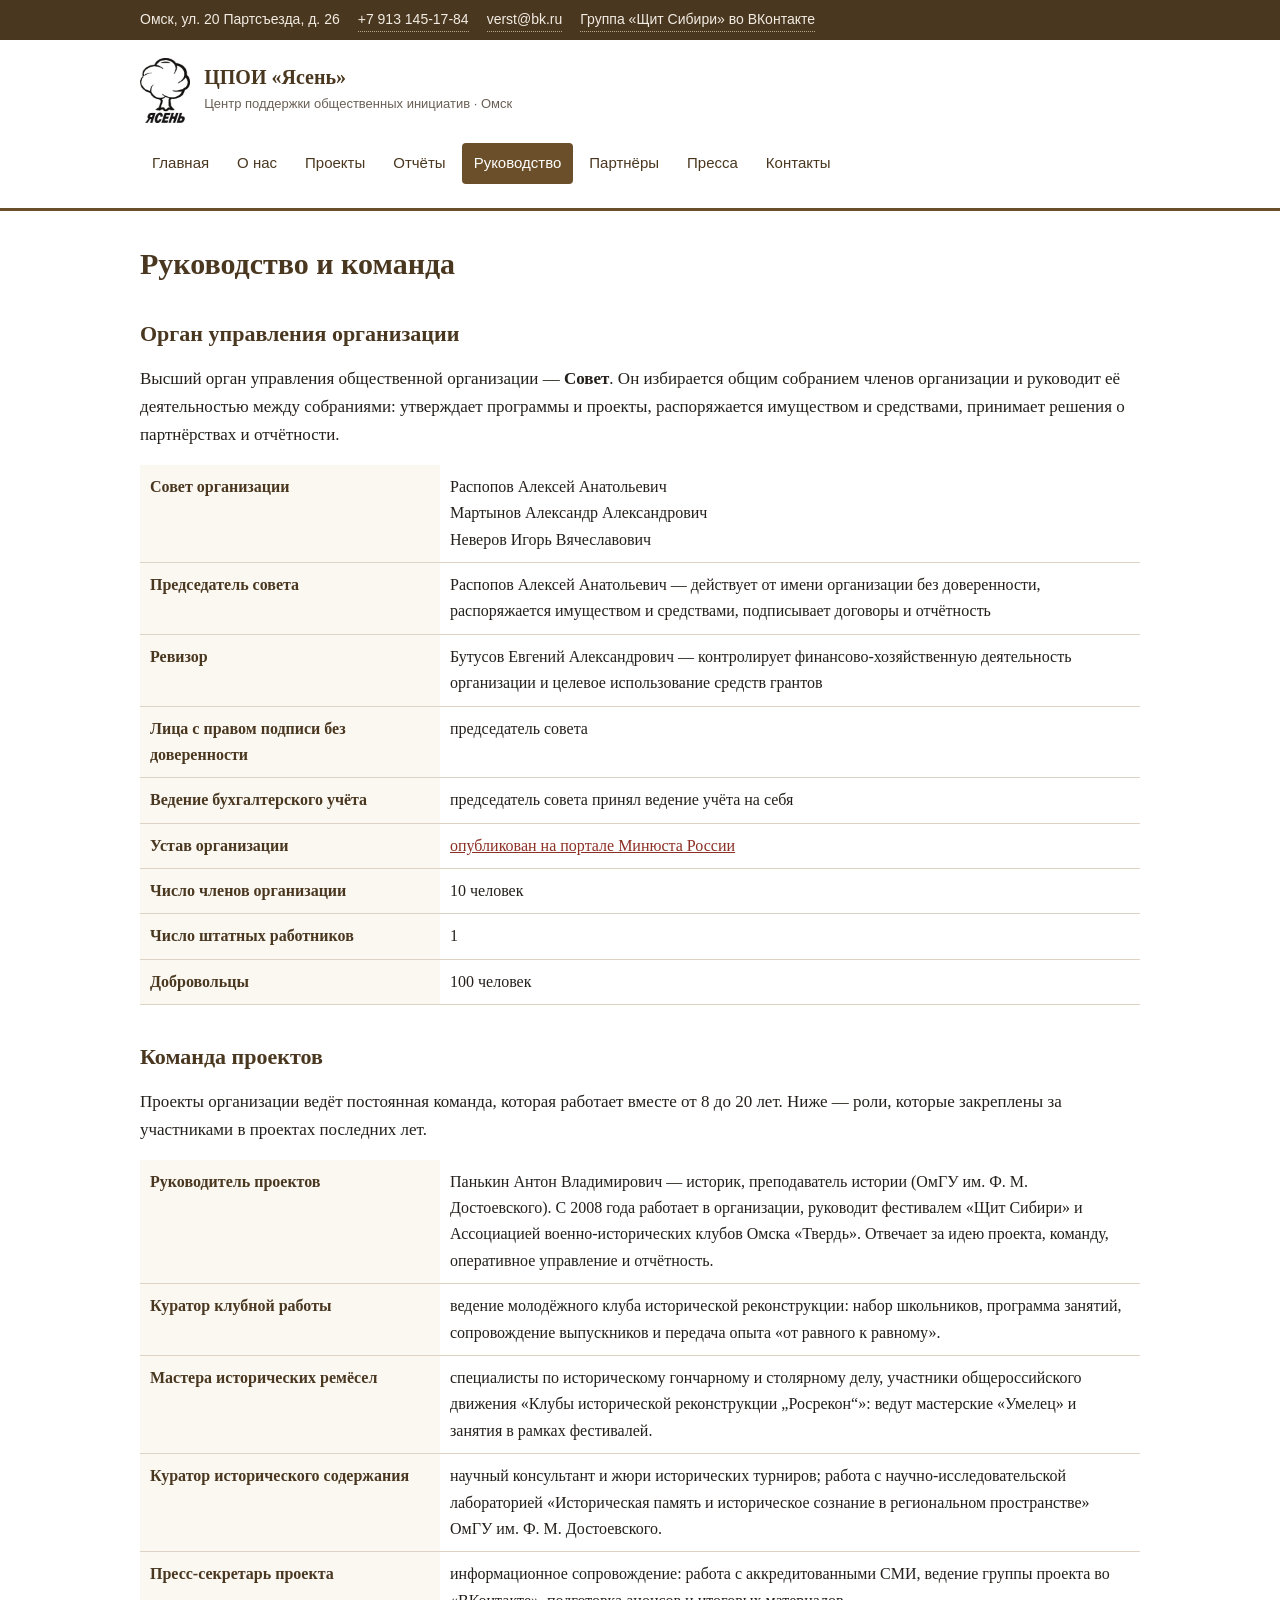
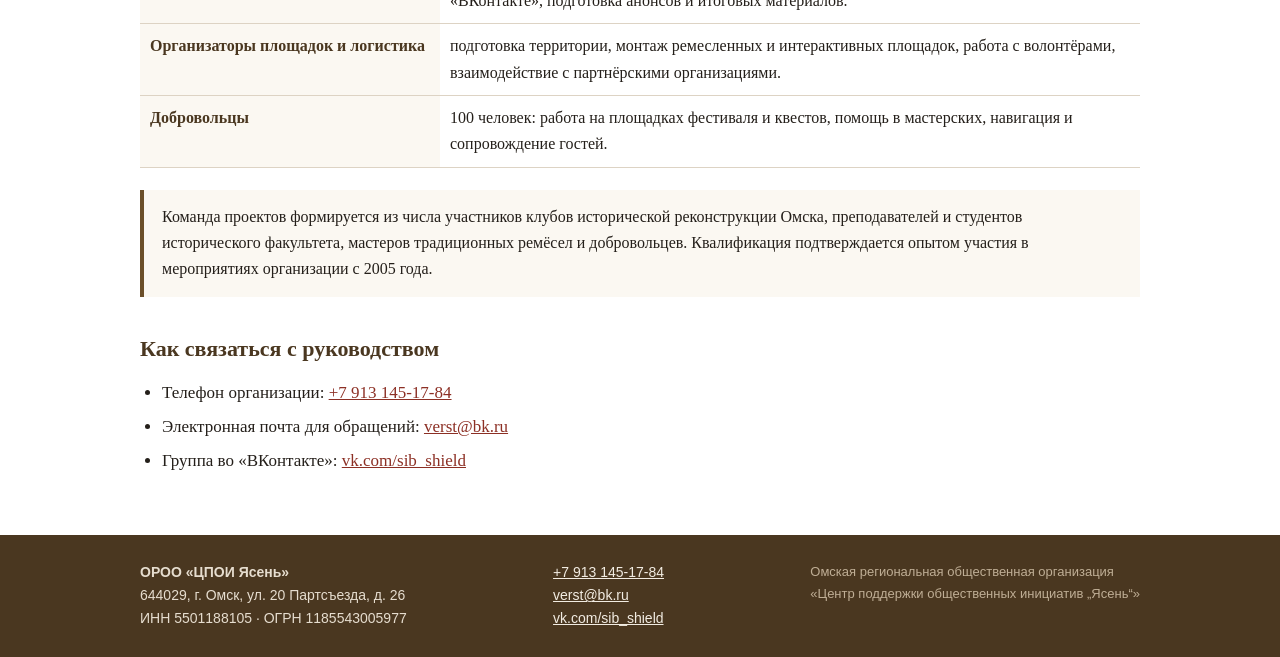
<file: upravlenie.html>
<!DOCTYPE html>
<html lang="ru">
<head>
<meta charset="utf-8">
<meta name="viewport" content="width=device-width, initial-scale=1">
<title>Руководство и команда — ОРОО «ЦПОИ Ясень»</title>
<meta name="description" content="Руководство и команда омской организации «ЦПОИ Ясень»: председатель совета, руководители проектов, мастера исторической реконструкции, добровольцы.">
<link rel="canonical" href="https://jasen55.ru/upravlenie.html">
<meta property="og:locale" content="ru_RU">
<meta property="og:site_name" content="ОРОО «ЦПОИ Ясень»">
<meta property="og:type" content="website">
<meta property="og:url" content="https://jasen55.ru/upravlenie.html">
<meta property="og:title" content="Руководство и команда — ОРОО «ЦПОИ Ясень»">
<meta property="og:description" content="Руководство и команда омской организации «ЦПОИ Ясень»: председатель совета, руководители проектов, мастера исторической реконструкции, добровольцы.">
<meta property="og:image" content="https://jasen55.ru/img/master.jpg">
<meta property="og:image:alt" content="Ремесленная мастерская «Умелец»">
<link rel="stylesheet" href="style.css">
</head>
<body>
<a class="skip" href="#content">Перейти к содержанию</a>

<div class="top">
  <div class="wrap">
    <span>Омск, ул. 20 Партсъезда, д. 26</span>
    <a href="tel:+79131451784">+7 913 145-17-84</a>
    <a href="mailto:verst@bk.ru">verst@bk.ru</a>
    <a href="https://vk.com/sib_shield">Группа «Щит Сибири» во ВКонтакте</a>
  </div>
</div>

<header class="site">
  <div class="wrap">
    <div class="brand">
      <img class="mark" src="img/logo.jpg" alt="Логотип ОРОО «ЦПОИ Ясень»" width="50" height="65">
      <div>
        <b>ЦПОИ «Ясень»</b>
        <span>Центр поддержки общественных инициатив · Омск</span>
      </div>
    </div>
    <nav class="main">
      <ul>
        <li><a href="index.html">Главная</a></li>
        <li><a href="o-nas.html">О нас</a></li>
        <li><a href="proekty.html">Проекты</a></li>
        <li><a href="otchety.html">Отчёты</a></li>
        <li><a href="upravlenie.html" aria-current="page">Руководство</a></li>
        <li><a href="partnery.html">Партнёры</a></li>
        <li><a href="pressa.html">Пресса</a></li>
        <li><a href="kontakty.html">Контакты</a></li>
      </ul>
    </nav>
  </div>
</header>

<main id="content">
  <div class="wrap">

    <h1>Руководство и команда</h1>

    <h2>Орган управления организации</h2>
    <p>Высший орган управления общественной организации — <b>Совет</b>. Он избирается общим собранием членов организации и руководит её деятельностью между собраниями: утверждает программы и проекты, распоряжается имуществом и средствами, принимает решения о партнёрствах и отчётности.</p>
    <table class="facts">
      <tr><th scope="row">Совет организации</th><td>Распопов Алексей Анатольевич<br>Мартынов Александр Александрович<br>Неверов Игорь Вячеславович</td></tr>
      <tr><th scope="row">Председатель совета</th><td>Распопов Алексей Анатольевич — действует от имени организации без доверенности, распоряжается имуществом и средствами, подписывает договоры и отчётность</td></tr>
      <tr><th scope="row">Ревизор</th><td>Бутусов Евгений Александрович — контролирует финансово-хозяйственную деятельность организации и целевое использование средств грантов</td></tr>
      <tr><th scope="row">Лица с правом подписи без доверенности</th><td>председатель совета</td></tr>
      <tr><th scope="row">Ведение бухгалтерского учёта</th><td>председатель совета принял ведение учёта на себя</td></tr>
      <tr><th scope="row">Устав организации</th><td><a href="https://nco.minjust.gov.ru/api/public/charter/e16a83b0-a96d-4aed-a73a-731caeb3353c">опубликован на портале Минюста России</a></td></tr>
      <tr><th scope="row">Число членов организации</th><td>10 человек</td></tr>
      <tr><th scope="row">Число штатных работников</th><td>1</td></tr>
      <tr><th scope="row">Добровольцы</th><td>100 человек</td></tr>
    </table>

    <h2>Команда проектов</h2>
    <p>Проекты организации ведёт постоянная команда, которая работает вместе от 8 до 20 лет. Ниже — роли, которые закреплены за участниками в проектах последних лет.</p>

    <table class="facts">
      <tr><th scope="row">Руководитель проектов</th><td>Панькин Антон Владимирович — историк, преподаватель истории (ОмГУ им. Ф. М. Достоевского). С 2008 года работает в организации, руководит фестивалем «Щит Сибири» и Ассоциацией военно-исторических клубов Омска «Твердь». Отвечает за идею проекта, команду, оперативное управление и отчётность.</td></tr>
      <tr><th scope="row">Куратор клубной работы</th><td>ведение молодёжного клуба исторической реконструкции: набор школьников, программа занятий, сопровождение выпускников и передача опыта «от равного к равному».</td></tr>
      <tr><th scope="row">Мастера исторических ремёсел</th><td>специалисты по историческому гончарному и столярному делу, участники общероссийского движения «Клубы исторической реконструкции „Росрекон“»: ведут мастерские «Умелец» и занятия в рамках фестивалей.</td></tr>
      <tr><th scope="row">Куратор исторического содержания</th><td>научный консультант и жюри исторических турниров; работа с научно-исследовательской лабораторией «Историческая память и историческое сознание в региональном пространстве» ОмГУ им. Ф. М. Достоевского.</td></tr>
      <tr><th scope="row">Пресс-секретарь проекта</th><td>информационное сопровождение: работа с аккредитованными СМИ, ведение группы проекта во «ВКонтакте», подготовка анонсов и итоговых материалов.</td></tr>
      <tr><th scope="row">Организаторы площадок и логистика</th><td>подготовка территории, монтаж ремесленных и интерактивных площадок, работа с волонтёрами, взаимодействие с партнёрскими организациями.</td></tr>
      <tr><th scope="row">Добровольцы</th><td>100 человек: работа на площадках фестиваля и квестов, помощь в мастерских, навигация и сопровождение гостей.</td></tr>
    </table>

    <div class="note">
      Команда проектов формируется из числа участников клубов исторической реконструкции Омска, преподавателей и студентов исторического факультета, мастеров традиционных ремёсел и добровольцев. Квалификация подтверждается опытом участия в мероприятиях организации с 2005 года.
    </div>

    <h2>Как связаться с руководством</h2>
    <ul>
      <li>Телефон организации: <a href="tel:+79131451784">+7 913 145-17-84</a></li>
      <li>Электронная почта для обращений: <a href="mailto:verst@bk.ru">verst@bk.ru</a></li>
      <li>Группа во «ВКонтакте»: <a href="https://vk.com/sib_shield">vk.com/sib_shield</a></li>
    </ul>

  </div>
</main>

<footer class="site">
  <div class="wrap">
    <div>
      <b>ОРОО «ЦПОИ Ясень»</b><br>
      644029, г. Омск, ул. 20 Партсъезда, д. 26<br>
      ИНН 5501188105 · ОГРН 1185543005977
    </div>
    <div>
      <a href="tel:+79131451784">+7 913 145-17-84</a><br>
      <a href="mailto:verst@bk.ru">verst@bk.ru</a><br>
      <a href="https://vk.com/sib_shield">vk.com/sib_shield</a>
    </div>
    <div class="small">
      Омская региональная общественная организация<br>
      «Центр поддержки общественных инициатив „Ясень“»
    </div>
  </div>
</footer>

</body>
</html>
</file>
<file: style.css>
/* ОРОО «ЦПОИ Ясень» — сайт организации. Без внешних библиотек и шрифтов. */

:root {
  --ink: #241f1a;
  --muted: #6a6055;
  --paper: #ffffff;
  --sand: #f6f2ea;
  --line: #ddd3c4;
  --brown: #6b4f2a;
  --brown-dark: #4a3720;
  --accent: #8c2f24;
}

* { box-sizing: border-box; }

html { scroll-behavior: smooth; }

body {
  margin: 0;
  font-family: "PT Serif", Georgia, "Times New Roman", serif;
  font-size: 17px;
  line-height: 1.65;
  color: var(--ink);
  background: var(--sand);
}

img { max-width: 100%; height: auto; display: block; }

a { color: var(--accent); }

.wrap { max-width: 1040px; margin: 0 auto; padding: 0 20px; }

/* шапка */
.top {
  background: var(--brown-dark);
  color: #f2ece2;
  font-family: "Segoe UI", Tahoma, sans-serif;
  font-size: 14px;
}
.top .wrap { display: flex; flex-wrap: wrap; gap: 6px 18px; padding: 8px 20px; }
.top a { color: #f2ece2; text-decoration: none; border-bottom: 1px dotted #b9a888; }

header.site {
  background: var(--paper);
  border-bottom: 3px solid var(--brown);
}
header.site .wrap {
  display: flex;
  align-items: center;
  justify-content: space-between;
  gap: 20px;
  padding: 18px 20px;
  flex-wrap: wrap;
}
.brand { display: flex; align-items: center; gap: 14px; }
.brand .mark {
  width: auto; height: 65px; flex: 0 0 auto;
  display: block;
}
.brand b {
  display: block; font-size: 20px; line-height: 1.2; color: var(--brown-dark);
}
.brand span { font-family: "Segoe UI", Tahoma, sans-serif; font-size: 13px; color: var(--muted); }

nav.main { font-family: "Segoe UI", Tahoma, sans-serif; }
nav.main ul { list-style: none; display: flex; flex-wrap: wrap; gap: 4px; margin: 0; padding: 0; }
nav.main a {
  display: block; padding: 8px 12px; text-decoration: none;
  color: var(--brown-dark); border-radius: 4px; font-size: 15px;
}
nav.main a:hover { background: var(--sand); }
nav.main a[aria-current="page"] { background: var(--brown); color: #fff; }

/* содержимое */
main { background: var(--paper); }
main .wrap { padding: 34px 20px 44px; }

h1 { font-size: 30px; line-height: 1.25; margin: 0 0 18px; color: var(--brown-dark); }
h2 { font-size: 22px; margin: 34px 0 12px; color: var(--brown-dark); }
h3 { font-size: 19px; margin: 24px 0 8px; }
p { margin: 0 0 14px; }
ul, ol { margin: 0 0 16px; padding-left: 22px; }
li { margin-bottom: 6px; }
.lead { font-size: 19px; color: #3b332a; }

/* первый экран */
.hero {
  background: linear-gradient(180deg, #f2ece0 0%, #ffffff 100%);
  border-bottom: 1px solid var(--line);
}
.hero .wrap { padding: 40px 20px 34px; }
.hero h1 { font-size: 34px; max-width: 780px; }
.hero p { max-width: 760px; font-size: 19px; color: #3b332a; }

/* карточки */
.cards { display: grid; grid-template-columns: repeat(auto-fit, minmax(240px, 1fr)); gap: 16px; margin: 20px 0 8px; }
.card {
  border: 1px solid var(--line);
  border-top: 3px solid var(--brown);
  border-radius: 4px;
  padding: 16px 18px;
  background: #fffdf9;
}
.card h3 { margin-top: 0; }
.card .num { font-family: "Segoe UI", Tahoma, sans-serif; font-size: 26px; color: var(--accent); font-weight: 700; }

/* таблица фактов */
.facts { width: 100%; border-collapse: collapse; margin: 16px 0 22px; font-size: 16px; }
.facts th, .facts td { text-align: left; padding: 9px 10px; border-bottom: 1px solid var(--line); vertical-align: top; }
.facts th { width: 300px; font-weight: 600; color: var(--brown-dark); background: #fbf8f2; }

/* проекты */
.project { border-top: 1px solid var(--line); padding-top: 18px; margin-top: 26px; }
.project .meta { font-family: "Segoe UI", Tahoma, sans-serif; font-size: 14px; color: var(--muted); margin-bottom: 8px; }
.project h3 { margin: 0 0 6px; }

/* ссылки-списки */
.links { list-style: none; padding: 0; }
.links li { padding: 10px 0; border-bottom: 1px solid var(--line); }
.links a { text-decoration: none; }
.links a:hover { text-decoration: underline; }
.links .src { font-family: "Segoe UI", Tahoma, sans-serif; font-size: 13px; color: var(--muted); display: block; }

/* галерея */
.gallery { display: grid; grid-template-columns: repeat(auto-fit, minmax(220px, 1fr)); gap: 12px; margin: 18px 0; }
.gallery figure { margin: 0; }
.gallery img { border-radius: 4px; }
.gallery figcaption { font-family: "Segoe UI", Tahoma, sans-serif; font-size: 13px; color: var(--muted); padding-top: 6px; }

/* плашка-заглушка, если фото ещё не добавлено */
.slot {
  border: 2px dashed var(--line);
  border-radius: 4px;
  min-height: 160px;
  display: flex; align-items: center; justify-content: center;
  color: var(--muted);
  font-family: "Segoe UI", Tahoma, sans-serif; font-size: 14px;
  text-align: center; padding: 14px;
  background: #fbf8f2;
}

/* выделение */
.note {
  background: #fbf8f2;
  border-left: 4px solid var(--brown);
  padding: 14px 18px;
  margin: 20px 0;
  font-size: 16px;
}

/* подвал */
footer.site {
  background: var(--brown-dark);
  color: #e6ddcf;
  font-family: "Segoe UI", Tahoma, sans-serif;
  font-size: 14px;
}
footer.site .wrap { padding: 26px 20px; display: flex; flex-wrap: wrap; gap: 18px; justify-content: space-between; }
footer.site a { color: #f2ece2; }
footer.site .small { color: #bfae95; font-size: 13px; }

@media (max-width: 700px) {
  body { font-size: 16px; }
  h1 { font-size: 25px; }
  .hero h1 { font-size: 27px; }
  .facts th { width: auto; display: block; border-bottom: none; padding-bottom: 2px; }
  .facts td { display: block; padding-top: 0; }
}

/* ── переработка 12.10.2026 ─────────────────────────────────────────── */

/* ссылка «к содержанию»: видна только при навигации с клавиатуры */
.skip {
  position: absolute; left: -9999px; top: 0; z-index: 20;
  background: var(--paper); color: var(--brown-dark);
  padding: 10px 16px; font-family: "Segoe UI", Tahoma, sans-serif;
}
.skip:focus { left: 8px; top: 8px; outline: 3px solid var(--accent); }

/* видимый фокус для клавиатуры */
a:focus-visible { outline: 3px solid var(--accent); outline-offset: 2px; }
.top a:focus-visible, footer.site a:focus-visible { outline-color: #f2ece2; }
nav.main a:focus-visible { outline-offset: 0; }

/* главное действие на первом экране */
.hero-actions { display: flex; flex-wrap: wrap; gap: 12px; margin: 24px 0 14px; }
.btn {
  display: inline-block; padding: 13px 22px; border-radius: 4px;
  background: var(--accent); color: #fff; text-decoration: none;
  font-family: "Segoe UI", Tahoma, sans-serif; font-size: 16px; font-weight: 600;
}
.btn:hover { background: #74261d; }
.btn-quiet { background: transparent; color: var(--brown-dark); border: 1px solid var(--line); }
.btn-quiet:hover { background: var(--sand); }
.hero-links { font-family: "Segoe UI", Tahoma, sans-serif; font-size: 15px; }

/* движение — только если пользователь не просил его отключить */
@media (prefers-reduced-motion: reduce) {
  html { scroll-behavior: auto; }
  *, *::before, *::after { animation-duration: .001ms !important; transition-duration: .001ms !important; }
}
</file>
